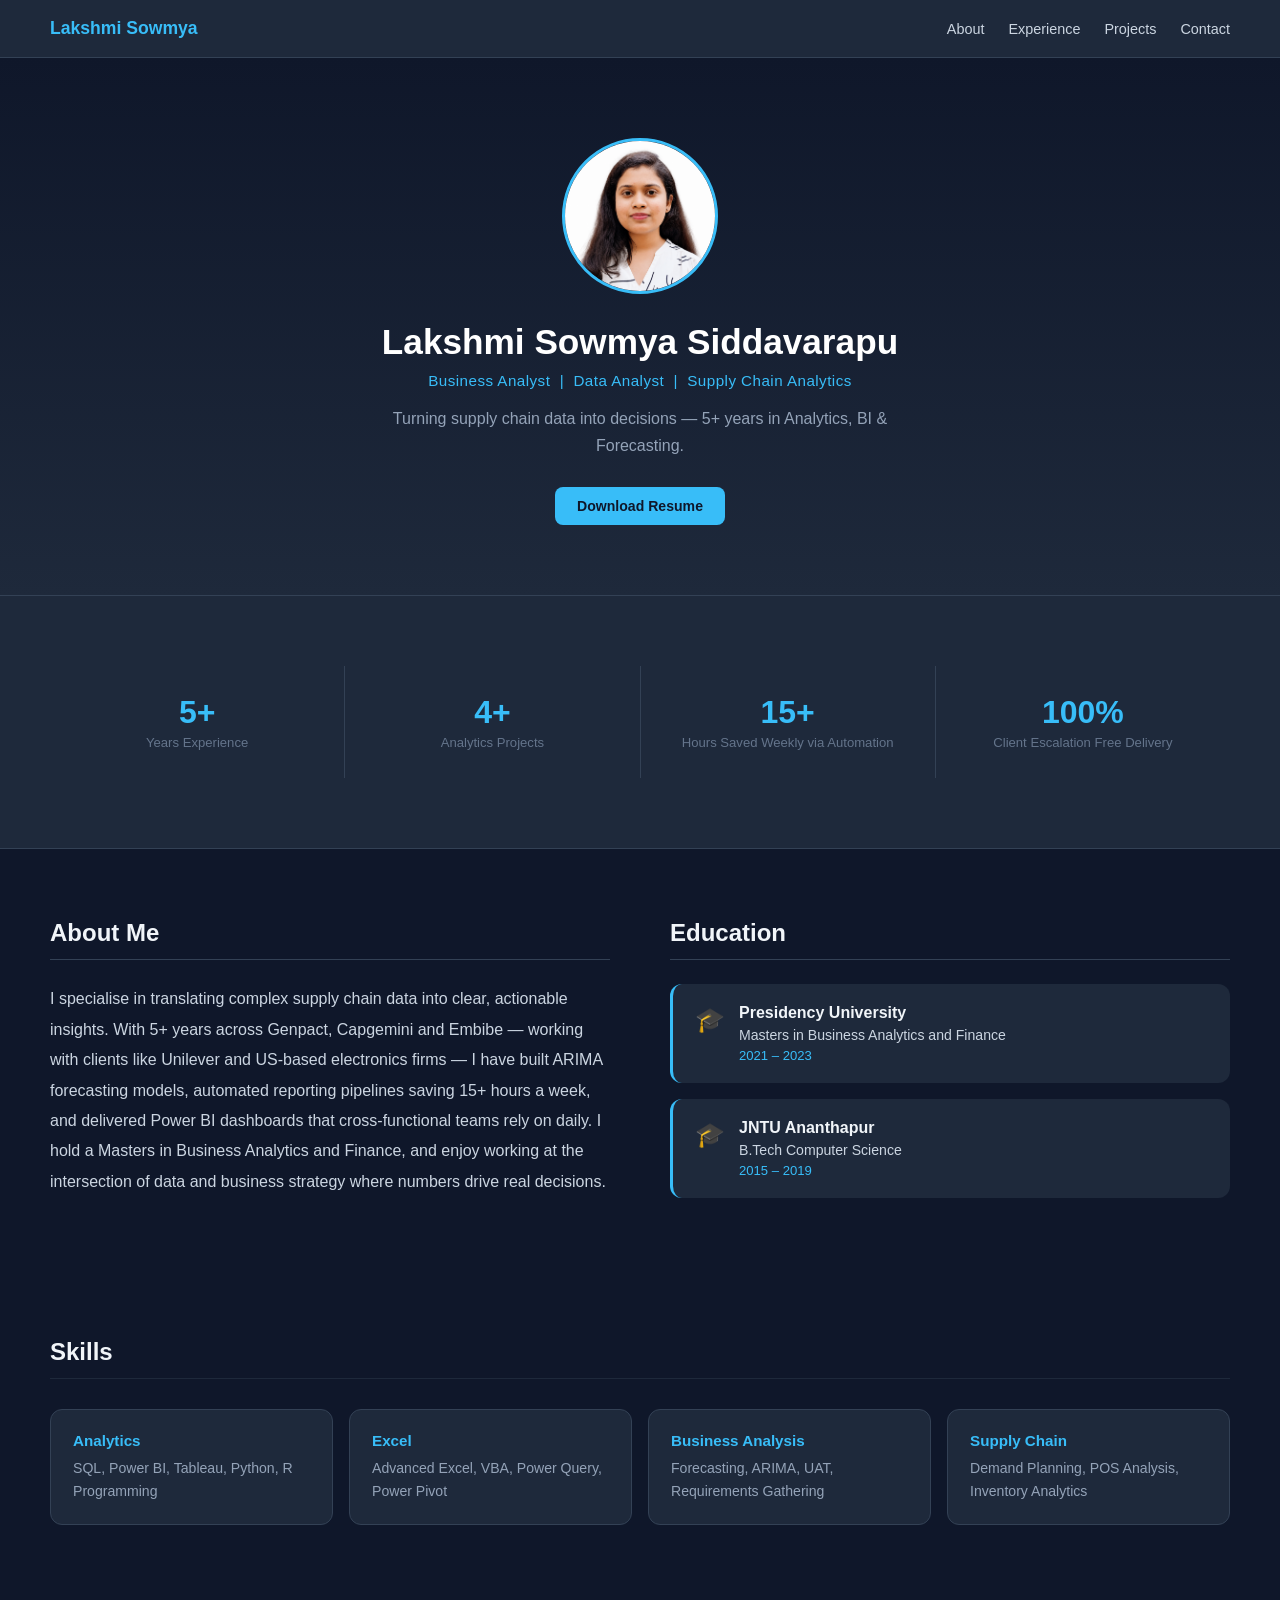
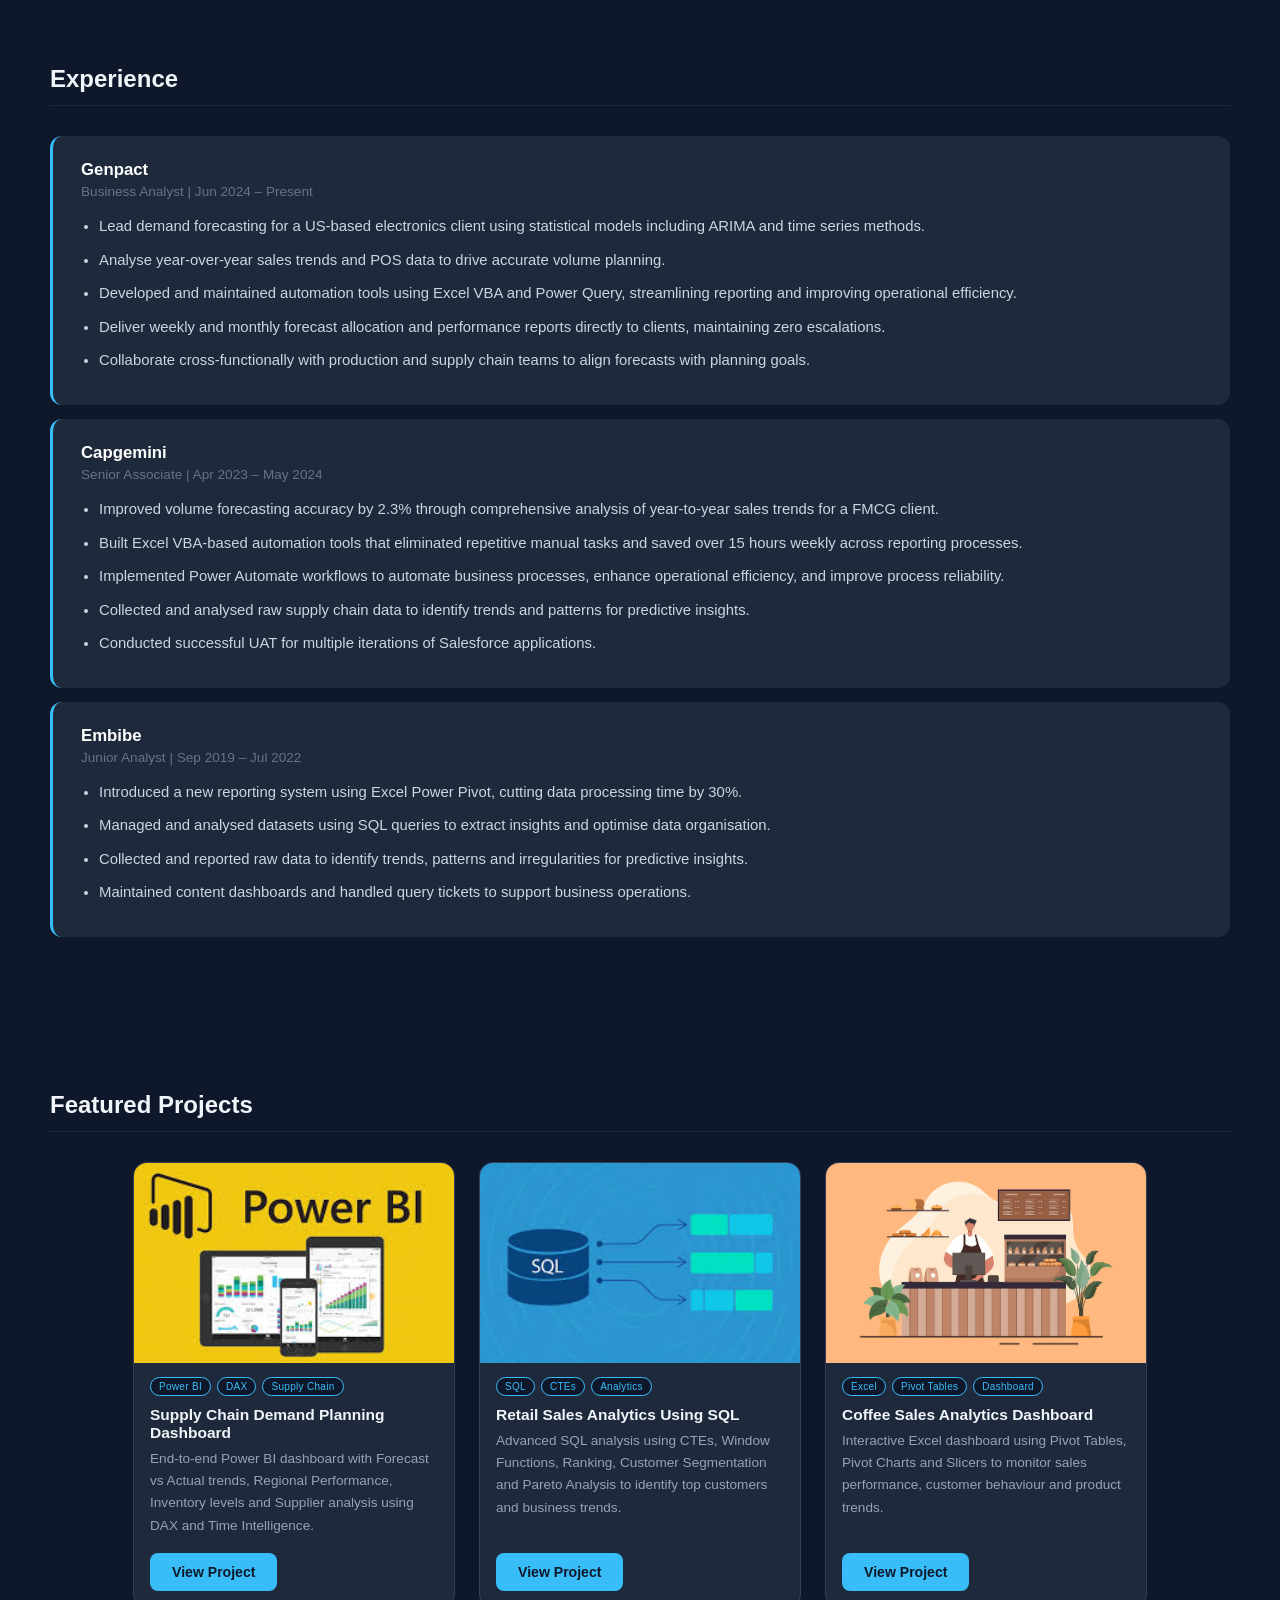
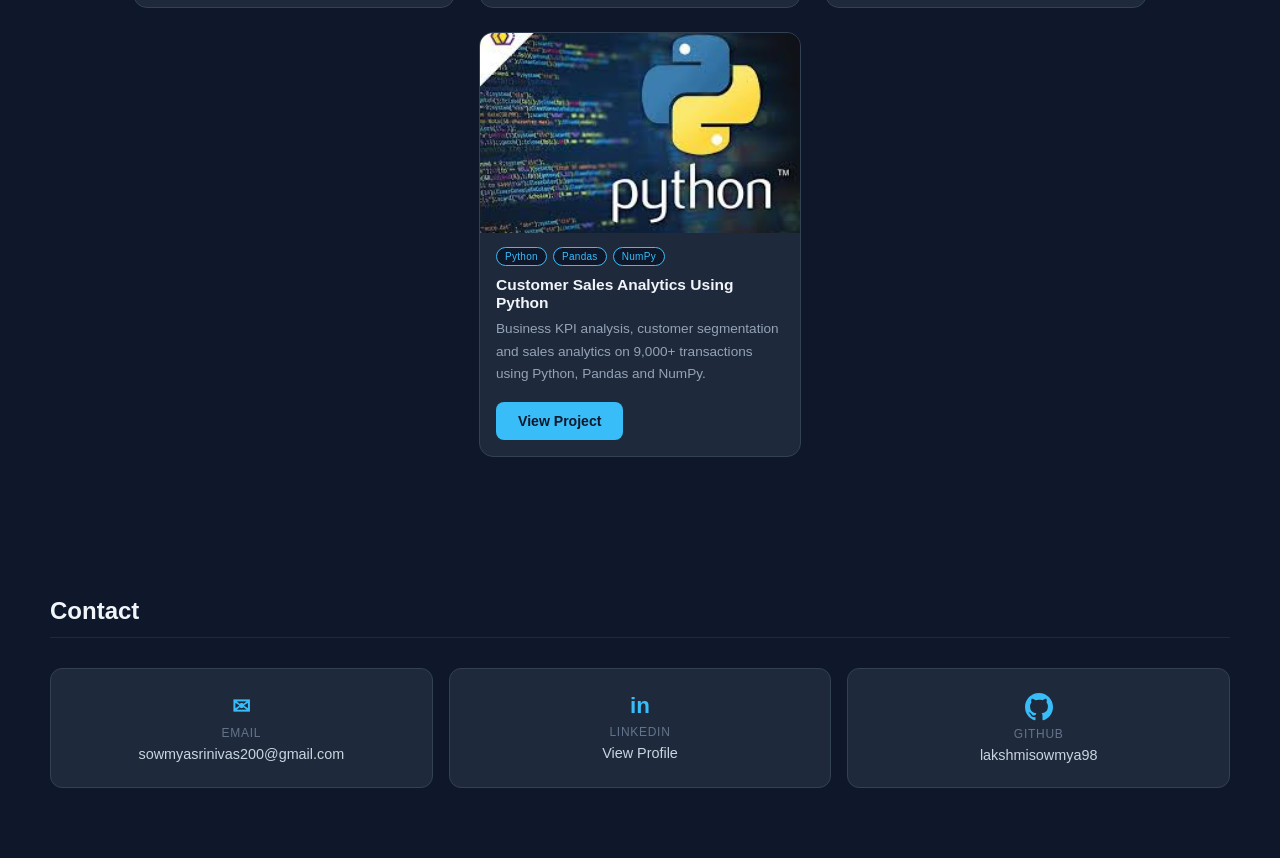
<file: index.html>
<!DOCTYPE html>
<html lang="en">
<head>
    <meta charset="UTF-8">
    <meta name="viewport" content="width=device-width, initial-scale=1.0">
    <title>Lakshmi Sowmya | Business & Data Analyst</title>
    <meta name="description" content="Lakshmi Sowmya — Business & Data Analyst with 5+ years in Supply Chain Analytics, SQL, Power BI and Python.">
    <meta property="og:title" content="Lakshmi Sowmya | Portfolio">
    <meta property="og:description" content="Business Analyst specialising in Supply Chain Analytics, Forecasting & Business Intelligence.">
    <meta property="og:image" content="assets/profile.png">
    <link rel="icon" href="assets/profile.png" type="image/png">
    <link rel="stylesheet" href="style.css">
</head>
<body>

<nav>
    <h2>Lakshmi Sowmya</h2>
    <ul>
        <li><a href="#about">About</a></li>
        <li><a href="#experience">Experience</a></li>
        <li><a href="#projects">Projects</a></li>
        <li><a href="#contact">Contact</a></li>
    </ul>
</nav>

<!-- HERO -->
<section class="hero">
    <img src="assets/profile.png" alt="Lakshmi Sowmya Profile Photo">
    <h1>Lakshmi Sowmya Siddavarapu</h1>
    <h3>Business Analyst &nbsp;|&nbsp; Data Analyst &nbsp;|&nbsp; Supply Chain Analytics</h3>
    <p>Turning supply chain data into decisions — 5+ years in Analytics, BI &amp; Forecasting.</p>
    <a class="btn" href="assets/resume.pdf" target="_blank">Download Resume</a>
</section>

<!-- STATS BANNER -->
<section class="stats-banner">
    <div class="stat-item">
        <span class="stat-num">5+</span>
        <span class="stat-label">Years Experience</span>
    </div>
    <div class="stat-item">
        <span class="stat-num">4+</span>
        <span class="stat-label">Analytics Projects</span>
    </div>
    <div class="stat-item">
        <span class="stat-num">15+</span>
        <span class="stat-label">Hours Saved Weekly via Automation</span>
    </div>
    <div class="stat-item">
        <span class="stat-num">100%</span>
        <span class="stat-label">Client Escalation Free Delivery</span>
    </div>
</section>

<!-- ABOUT + EDUCATION (two column) -->
<section id="about">
    <div class="about-grid">
        <div class="about-left">
            <h2>About Me</h2>
            <p>
                I specialise in translating complex supply chain data into clear, actionable insights. With 5+ years across Genpact, Capgemini and Embibe — working with clients like Unilever and US-based electronics firms — I have built ARIMA forecasting models, automated reporting pipelines saving 15+ hours a week, and delivered Power BI dashboards that cross-functional teams rely on daily. I hold a Masters in Business Analytics and Finance, and enjoy working at the intersection of data and business strategy where numbers drive real decisions.
            </p>
        </div>
        <div class="about-right">
            <h2>Education</h2>
            <div class="edu-card">
                <div class="edu-icon">🎓</div>
                <div>
                    <h3>Presidency University</h3>
                    <p class="edu-degree">Masters in Business Analytics and Finance</p>
                    <p class="edu-year">2021 – 2023</p>
                </div>
            </div>
            <div class="edu-card">
                <div class="edu-icon">🎓</div>
                <div>
                    <h3>JNTU Ananthapur</h3>
                    <p class="edu-degree">B.Tech Computer Science</p>
                    <p class="edu-year">2015 – 2019</p>
                </div>
            </div>
        </div>
    </div>
</section>

<!-- SKILLS -->
<section id="skills">
    <h2>Skills</h2>
    <div class="skills-container">
        <div class="skill-card">
            <h3>Analytics</h3>
            <p>SQL, Power BI, Tableau, Python, R Programming</p>
        </div>
        <div class="skill-card">
            <h3>Excel</h3>
            <p>Advanced Excel, VBA, Power Query, Power Pivot</p>
        </div>
        <div class="skill-card">
            <h3>Business Analysis</h3>
            <p>Forecasting, ARIMA, UAT, Requirements Gathering</p>
        </div>
        <div class="skill-card">
            <h3>Supply Chain</h3>
            <p>Demand Planning, POS Analysis, Inventory Analytics</p>
        </div>
    </div>
</section>

<!-- EXPERIENCE -->
<section id="experience">
    <h2>Experience</h2>

    <div class="card">
        <h3>Genpact</h3>
        <p class="role-title">Business Analyst | Jun 2024 – Present</p>
        <ul class="exp-list">
            <li>Lead demand forecasting for a US-based electronics client using statistical models including ARIMA and time series methods.</li>
            <li>Analyse year-over-year sales trends and POS data to drive accurate volume planning.</li>
            <li>Developed and maintained automation tools using Excel VBA and Power Query, streamlining reporting and improving operational efficiency.</li>
            <li>Deliver weekly and monthly forecast allocation and performance reports directly to clients, maintaining zero escalations.</li>
            <li>Collaborate cross-functionally with production and supply chain teams to align forecasts with planning goals.</li>
        </ul>
    </div>

    <div class="card">
        <h3>Capgemini</h3>
        <p class="role-title">Senior Associate | Apr 2023 – May 2024</p>
        <ul class="exp-list">
            <li>Improved volume forecasting accuracy by 2.3% through comprehensive analysis of year-to-year sales trends for a FMCG client.</li>
            <li>Built Excel VBA-based automation tools that eliminated repetitive manual tasks and saved over 15 hours weekly across reporting processes.</li>
            <li>Implemented Power Automate workflows to automate business processes, enhance operational efficiency, and improve process reliability.</li>
            <li>Collected and analysed raw supply chain data to identify trends and patterns for predictive insights.</li>
            <li>Conducted successful UAT for multiple iterations of Salesforce applications.</li>
        </ul>
    </div>

    <div class="card">
        <h3>Embibe</h3>
        <p class="role-title">Junior Analyst | Sep 2019 – Jul 2022</p>
        <ul class="exp-list">
            <li>Introduced a new reporting system using Excel Power Pivot, cutting data processing time by 30%.</li>
            <li>Managed and analysed datasets using SQL queries to extract insights and optimise data organisation.</li>
            <li>Collected and reported raw data to identify trends, patterns and irregularities for predictive insights.</li>
            <li>Maintained content dashboards and handled query tickets to support business operations.</li>
        </ul>
    </div>
</section>

<!-- PROJECTS -->
<section id="projects">
    <h2>Featured Projects</h2>
    <div class="projects-container">

        <div class="project-card">
            <a href="project-powerbi.html">
                <img src="projects/powerbi-project.jpg" alt="Supply Chain Demand Planning Power BI Dashboard">
            </a>
            <div class="project-tags">
                <span class="tag">Power BI</span>
                <span class="tag">DAX</span>
                <span class="tag">Supply Chain</span>
            </div>
            <h3>Supply Chain Demand Planning Dashboard</h3>
            <p>End-to-end Power BI dashboard with Forecast vs Actual trends, Regional Performance, Inventory levels and Supplier analysis using DAX and Time Intelligence.</p>
            <div class="project-btns">
                <a class="btn" href="project-powerbi.html">View Project</a>
            </div>
        </div>

        <div class="project-card">
            <a href="project-sql.html">
                <img src="projects/sql-project.jpg" alt="Retail Sales Analytics SQL Project">
            </a>
            <div class="project-tags">
                <span class="tag">SQL</span>
                <span class="tag">CTEs</span>
                <span class="tag">Analytics</span>
            </div>
            <h3>Retail Sales Analytics Using SQL</h3>
            <p>Advanced SQL analysis using CTEs, Window Functions, Ranking, Customer Segmentation and Pareto Analysis to identify top customers and business trends.</p>
            <div class="project-btns">
                <a class="btn" href="project-sql.html">View Project</a>
            </div>
        </div>

        <div class="project-card">
            <a href="project-coffee.html">
                <img src="projects/coffee-shop.jpg" alt="Coffee Sales Dashboard Project">
            </a>
            <div class="project-tags">
                <span class="tag">Excel</span>
                <span class="tag">Pivot Tables</span>
                <span class="tag">Dashboard</span>
            </div>
            <h3>Coffee Sales Analytics Dashboard</h3>
            <p>Interactive Excel dashboard using Pivot Tables, Pivot Charts and Slicers to monitor sales performance, customer behaviour and product trends.</p>
            <div class="project-btns">
                <a class="btn" href="project-coffee.html">View Project</a>
            </div>
        </div>

        <div class="project-card">
            <a href="project-python.html">
                <img src="projects/python-project.jpg" alt="Python Customer Sales Analytics Project">
            </a>
            <div class="project-tags">
                <span class="tag">Python</span>
                <span class="tag">Pandas</span>
                <span class="tag">NumPy</span>
            </div>
            <h3>Customer Sales Analytics Using Python</h3>
            <p>Business KPI analysis, customer segmentation and sales analytics on 9,000+ transactions using Python, Pandas and NumPy.</p>
            <div class="project-btns">
                <a class="btn" href="project-python.html">View Project</a>
            </div>
        </div>

    </div>
</section>

<!-- CONTACT -->
<section id="contact">
    <h2>Contact</h2>
    <div class="contact-grid">
        <a class="contact-card" href="mailto:sowmyasrinivas200@gmail.com">
            <span class="contact-icon">✉</span>
            <span class="contact-label">Email</span>
            <span class="contact-value">sowmyasrinivas200@gmail.com</span>
        </a>
        <a class="contact-card" href="https://www.linkedin.com/in/lakshmi-s-43643418b" target="_blank">
            <span class="contact-icon">in</span>
            <span class="contact-label">LinkedIn</span>
            <span class="contact-value">View Profile</span>
        </a>
        <a class="contact-card" href="https://github.com/lakshmisowmya98" target="_blank">
            <svg class="contact-icon" xmlns="http://www.w3.org/2000/svg" viewBox="0 0 24 24" width="28" height="28" fill="#38bdf8">
                <path d="M12 0C5.374 0 0 5.373 0 12c0 5.302 3.438 9.8 8.207 11.387.599.111.793-.261.793-.577v-2.234c-3.338.726-4.033-1.416-4.033-1.416-.546-1.387-1.333-1.756-1.333-1.756-1.089-.745.083-.729.083-.729 1.205.084 1.839 1.237 1.839 1.237 1.07 1.834 2.807 1.304 3.492.997.107-.775.418-1.305.762-1.604-2.665-.305-5.467-1.334-5.467-5.931 0-1.311.469-2.381 1.236-3.221-.124-.303-.535-1.524.117-3.176 0 0 1.008-.322 3.301 1.23A11.509 11.509 0 0112 5.803c1.02.005 2.047.138 3.006.404 2.291-1.552 3.297-1.23 3.297-1.23.653 1.653.242 2.874.118 3.176.77.84 1.235 1.911 1.235 3.221 0 4.609-2.807 5.624-5.479 5.921.43.372.823 1.102.823 2.222v3.293c0 .319.192.694.801.576C20.566 21.797 24 17.3 24 12c0-6.627-5.373-12-12-12z"/>
            </svg>
            <span class="contact-label">GitHub</span>
            <span class="contact-value">lakshmisowmya98</span>
        </a>
    </div>
</section>

<script src="script.js"></script>
</body>
</html>
</file>
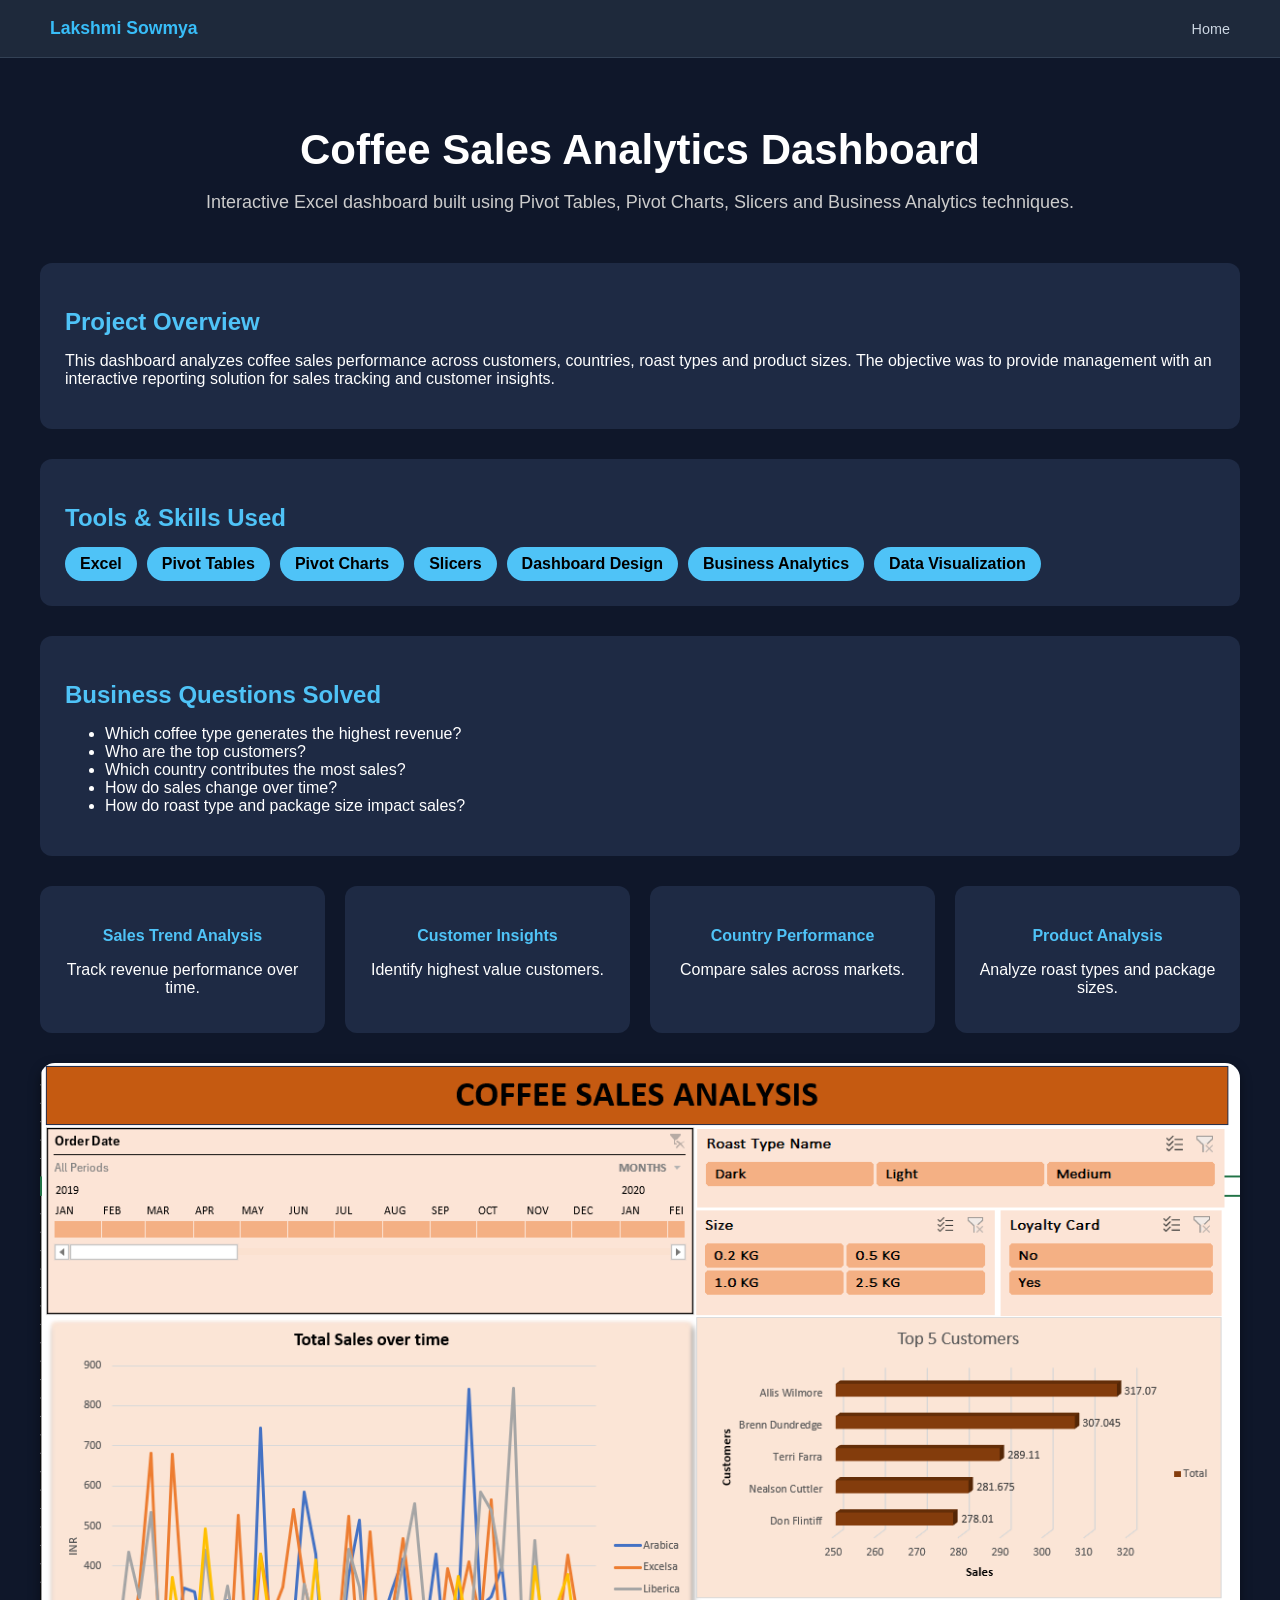
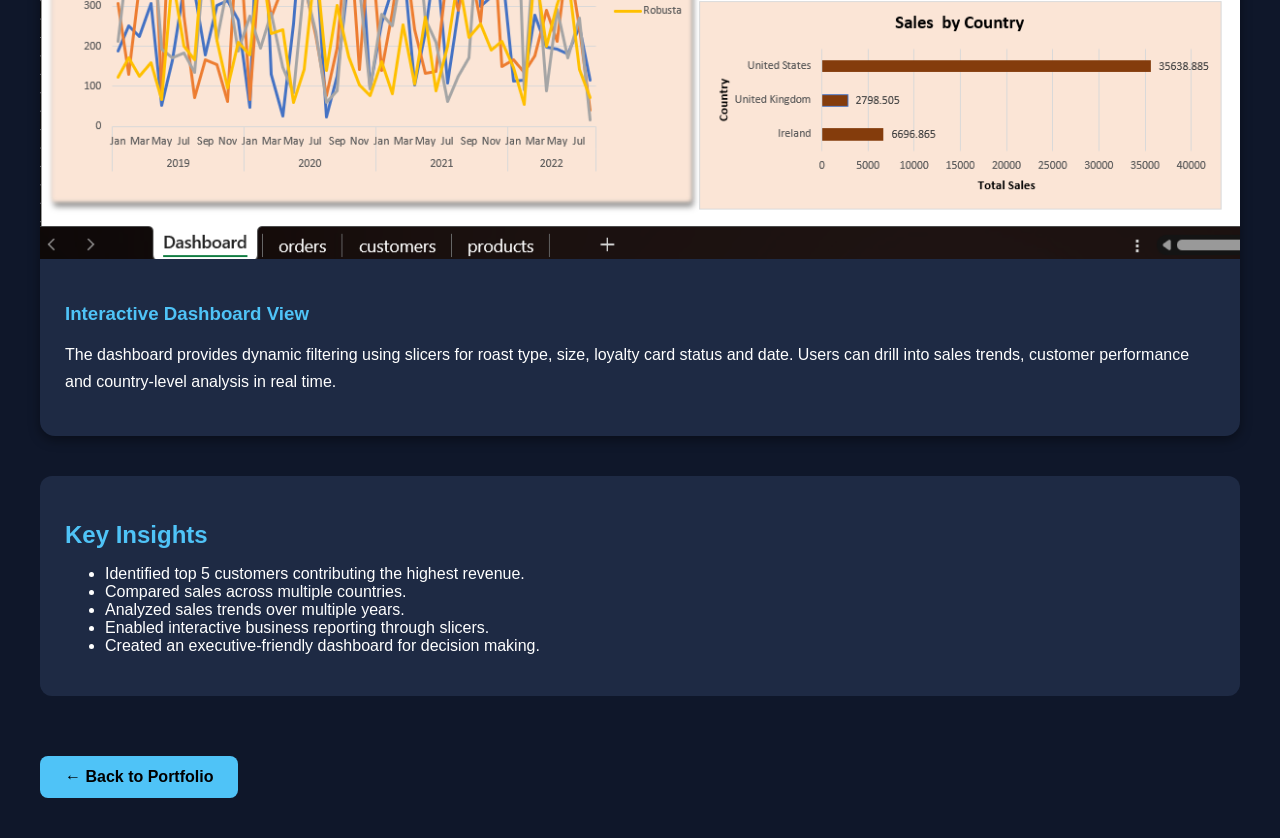
<file: project-coffee.html>
<!DOCTYPE html>
<html lang="en">

<head>
<meta charset="UTF-8">
<meta name="viewport" content="width=device-width, initial-scale=1.0">

<title>Coffee Sales Analytics Dashboard | Lakshmi Sowmya</title>
<meta name="description" content="Interactive Excel sales dashboard built using Pivot Tables, Pivot Charts and Slicers by Lakshmi Sowmya.">
<link rel="icon" href="assets/profile.png" type="image/png">
<link rel="stylesheet" href="style.css">

<style>

.project-container{
    max-width:1200px;
    margin:auto;
    padding:40px 20px;
}

.project-header{
    text-align:center;
    margin-bottom:50px;
}

.project-header h1{
    font-size:42px;
    margin-bottom:10px;
}

.project-header p{
    font-size:18px;
    color:#cccccc;
}

.info-box{
    background:#1e2a44;
    padding:25px;
    border-radius:12px;
    margin-bottom:30px;
}

.info-box h2{
    margin-bottom:15px;
    color:#4fc3f7;
}

.skills{
    display:flex;
    flex-wrap:wrap;
    gap:10px;
}

.skill{
    background:#4fc3f7;
    color:black;
    padding:8px 15px;
    border-radius:20px;
    font-weight:bold;
}

.analysis-card{
    background:#1e2a44;
    margin-bottom:40px;
    border-radius:15px;
    overflow:hidden;
    box-shadow:0 4px 12px rgba(0,0,0,0.4);
}

.analysis-card img{
    width:100%;
    display:block;
}

.analysis-content{
    padding:25px;
}

.analysis-content h3{
    color:#4fc3f7;
    margin-bottom:15px;
}

.analysis-content p{
    line-height:1.7;
}

.back-btn{
    display:inline-block;
    margin-top:30px;
    background:#4fc3f7;
    color:black;
    text-decoration:none;
    padding:12px 25px;
    border-radius:8px;
    font-weight:bold;
}

.kpi-grid{
    display:grid;
    grid-template-columns:repeat(auto-fit,minmax(220px,1fr));
    gap:20px;
    margin-bottom:30px;
}

.kpi-card{
    background:#1e2a44;
    padding:20px;
    border-radius:12px;
    text-align:center;
}

.kpi-card h4{
    color:#4fc3f7;
    margin-bottom:10px;
}

</style>

</head>

<body>

<nav>
    <h2>Lakshmi Sowmya</h2>

    <ul>
        <li><a href="index.html">Home</a></li>
    </ul>
</nav>

<div class="project-container">

<div class="project-header">

<h1>Coffee Sales Analytics Dashboard</h1>

<p>
Interactive Excel dashboard built using Pivot Tables,
Pivot Charts, Slicers and Business Analytics techniques.
</p>

</div>

<div class="info-box">

<h2>Project Overview</h2>

<p>
This dashboard analyzes coffee sales performance across
customers, countries, roast types and product sizes.
The objective was to provide management with an
interactive reporting solution for sales tracking and
customer insights.
</p>

</div>

<div class="info-box">

<h2>Tools & Skills Used</h2>

<div class="skills">

<span class="skill">Excel</span>
<span class="skill">Pivot Tables</span>
<span class="skill">Pivot Charts</span>
<span class="skill">Slicers</span>
<span class="skill">Dashboard Design</span>
<span class="skill">Business Analytics</span>
<span class="skill">Data Visualization</span>

</div>

</div>

<div class="info-box">

<h2>Business Questions Solved</h2>

<ul>
<li>Which coffee type generates the highest revenue?</li>
<li>Who are the top customers?</li>
<li>Which country contributes the most sales?</li>
<li>How do sales change over time?</li>
<li>How do roast type and package size impact sales?</li>
</ul>

</div>

<div class="kpi-grid">

<div class="kpi-card">
<h4>Sales Trend Analysis</h4>
<p>Track revenue performance over time.</p>
</div>

<div class="kpi-card">
<h4>Customer Insights</h4>
<p>Identify highest value customers.</p>
</div>

<div class="kpi-card">
<h4>Country Performance</h4>
<p>Compare sales across markets.</p>
</div>

<div class="kpi-card">
<h4>Product Analysis</h4>
<p>Analyze roast types and package sizes.</p>
</div>

</div>

<div class="analysis-card">

<img src="projects/coffee-dashboard.png">

<div class="analysis-content">

<h3>Interactive Dashboard View</h3>

<p>
The dashboard provides dynamic filtering using slicers
for roast type, size, loyalty card status and date.
Users can drill into sales trends, customer performance
and country-level analysis in real time.
</p>

</div>

</div>

<div class="info-box">

<h2>Key Insights</h2>

<ul>
<li>Identified top 5 customers contributing the highest revenue.</li>
<li>Compared sales across multiple countries.</li>
<li>Analyzed sales trends over multiple years.</li>
<li>Enabled interactive business reporting through slicers.</li>
<li>Created an executive-friendly dashboard for decision making.</li>
</ul>

</div>

<a href="index.html" class="back-btn">
← Back to Portfolio
</a>

</div>

</body>
</html>
</file>
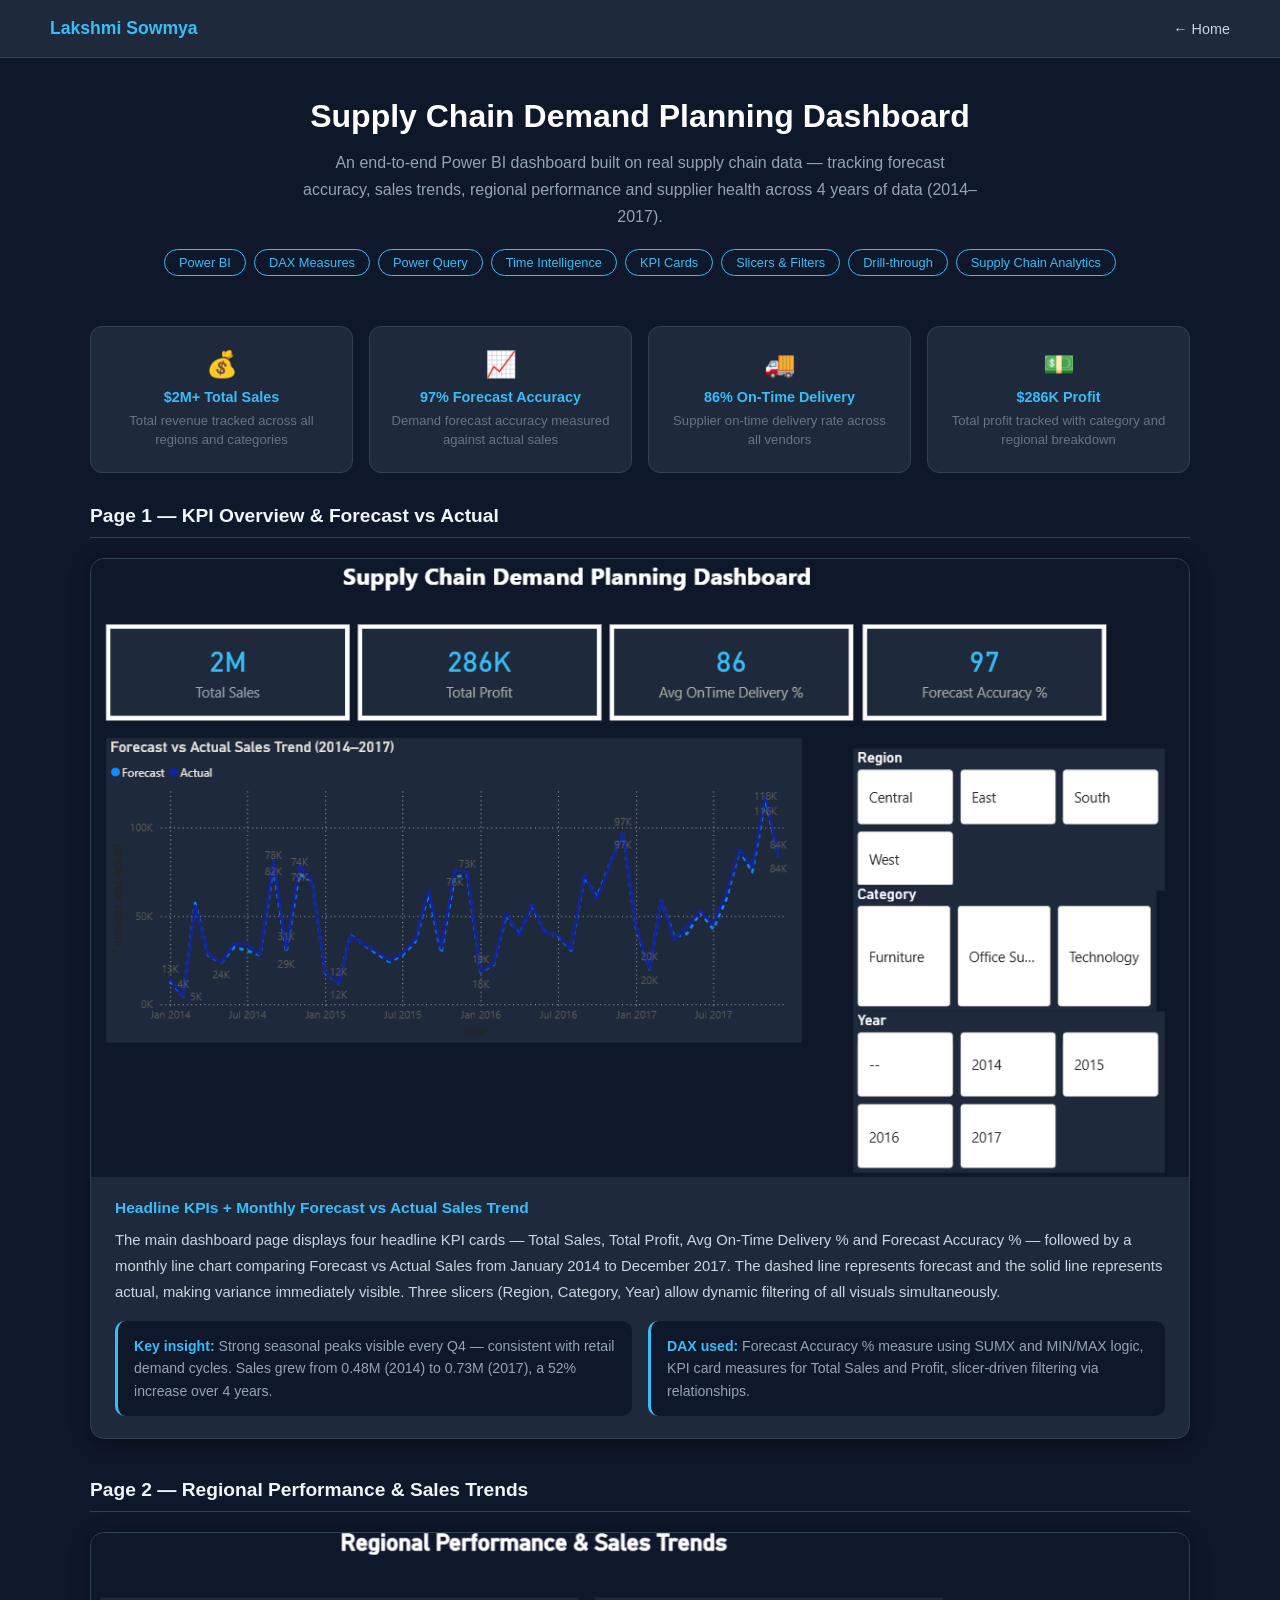
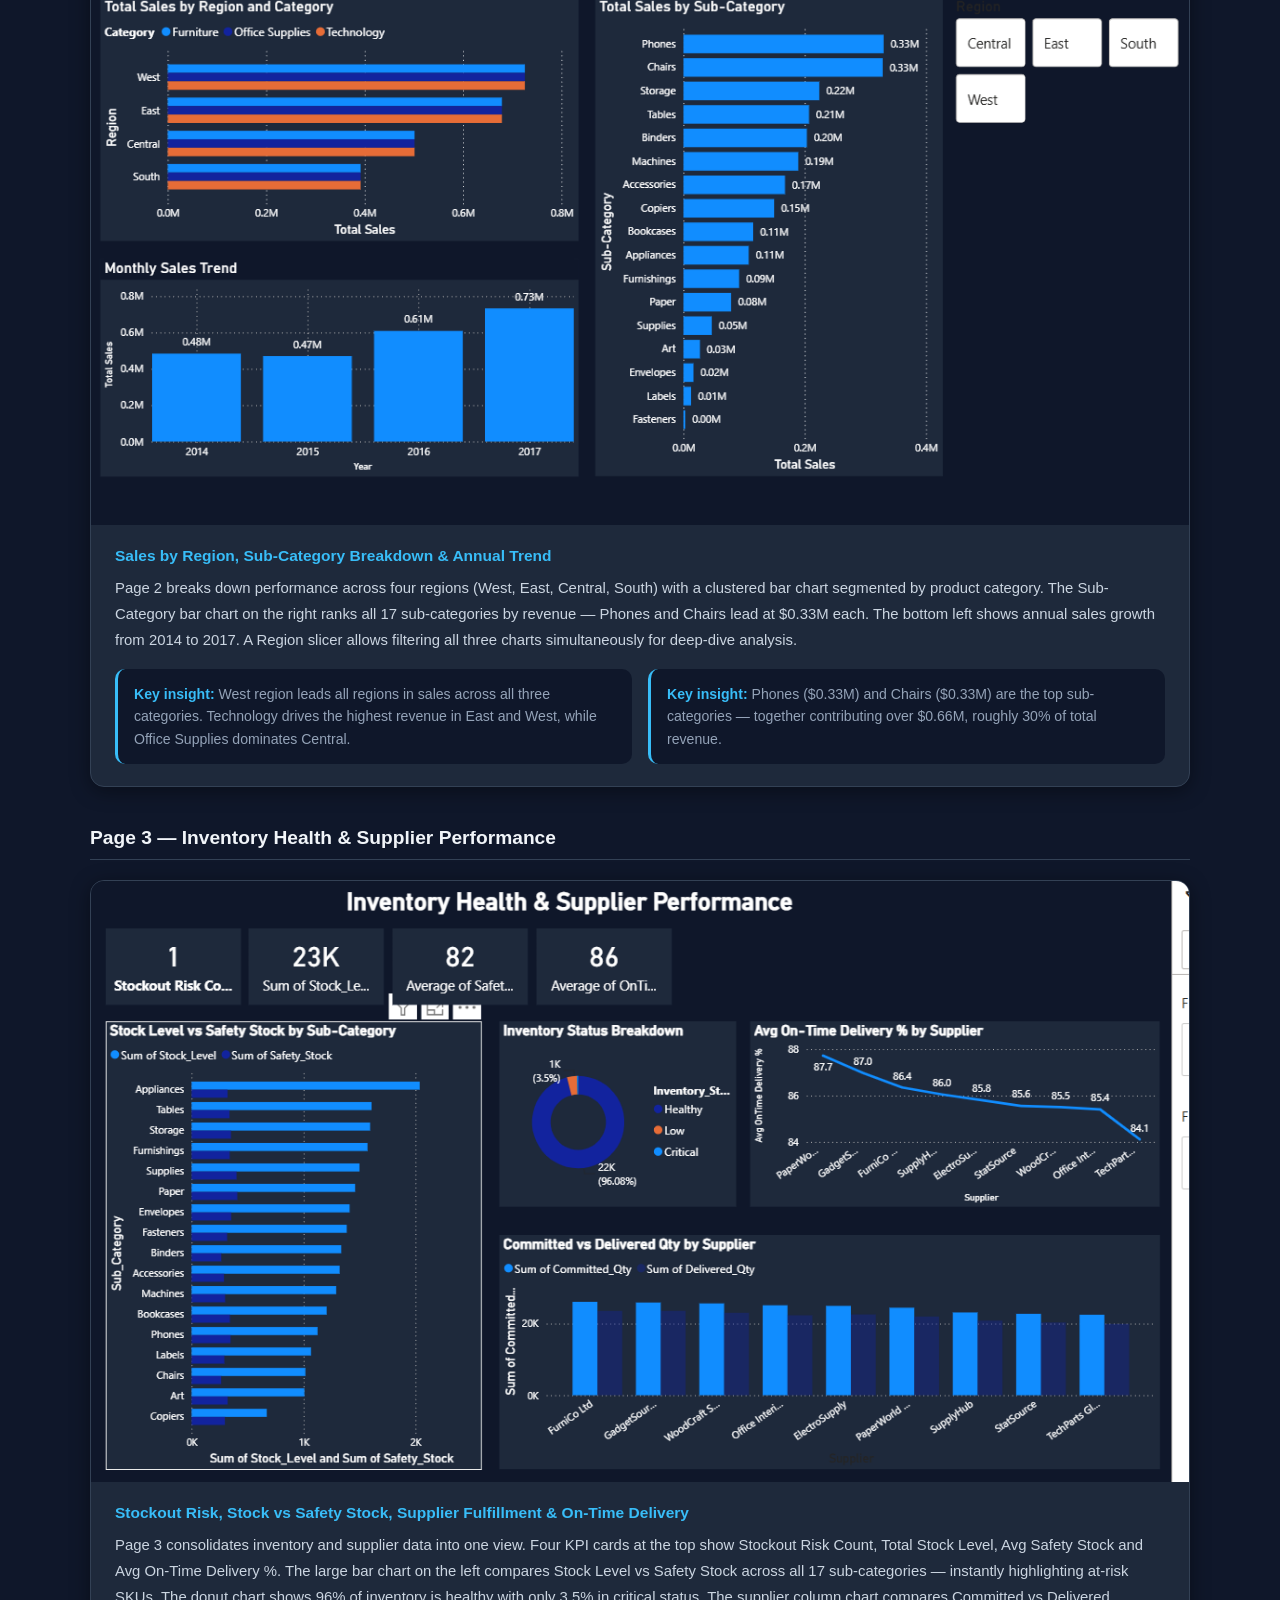
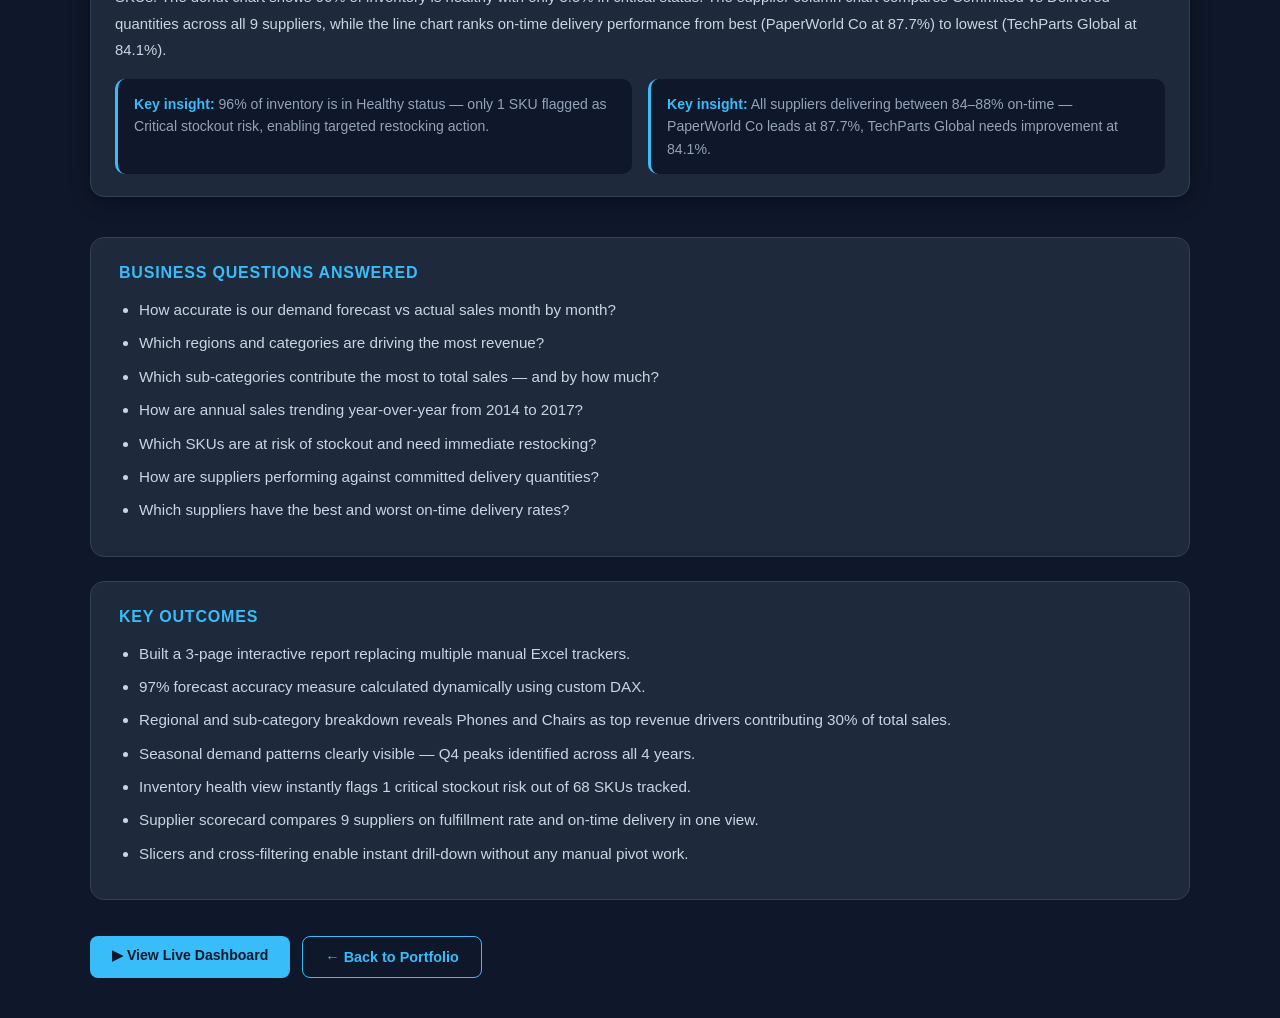
<file: project-powerbi.html>
<!DOCTYPE html>
<html lang="en">
<head>
<meta charset="UTF-8">
<meta name="viewport" content="width=device-width, initial-scale=1.0">
<title>Supply Chain Demand Planning Dashboard | Lakshmi Sowmya</title>
<meta name="description" content="Power BI Supply Chain Demand Planning Dashboard with Forecast vs Actual, Regional Performance, Inventory and Supplier Analysis by Lakshmi Sowmya.">
<link rel="icon" href="assets/profile.png" type="image/png">
<link rel="stylesheet" href="style.css">
<style>
.project-container { max-width: 1100px; margin: auto; padding: 40px 24px; }

.project-header { text-align: center; margin-bottom: 50px; }
.project-header h1 { font-size: 2rem; margin: 0 0 14px; }
.project-header p { font-size: 1rem; color: #94a3b8; max-width: 680px; margin: 0 auto; line-height: 1.7; }

.tool-tags { display: flex; flex-wrap: wrap; gap: 8px; justify-content: center; margin-top: 18px; }
.tool-tag {
    font-size: 0.8rem; padding: 5px 14px; border-radius: 20px;
    background: #0f172a; color: #38bdf8;
    border: 1px solid #38bdf8; font-weight: 500;
}

.info-box {
    background: #1e293b; padding: 26px 28px;
    border-radius: 14px; margin-bottom: 24px;
    border: 1px solid #334155;
}
.info-box h2 { margin: 0 0 14px; color: #38bdf8; font-size: 1rem; text-transform: uppercase; letter-spacing: 0.05em; }
.info-box p, .info-box li { color: #cbd5e1; line-height: 1.8; font-size: 0.95rem; margin: 0 0 6px; }
.info-box ul { padding-left: 20px; margin: 0; }

.kpi-grid { display: grid; grid-template-columns: repeat(auto-fit, minmax(190px, 1fr)); gap: 16px; margin-bottom: 32px; }
.kpi-card {
    background: #1e293b; padding: 22px 16px;
    border-radius: 12px; text-align: center;
    border: 1px solid #334155; transition: border-color 0.2s;
}
.kpi-card:hover { border-color: #38bdf8; }
.kpi-icon { font-size: 1.6rem; margin-bottom: 10px; }
.kpi-card h4 { color: #38bdf8; margin: 0 0 6px; font-size: 0.9rem; }
.kpi-card p { color: #64748b; margin: 0; font-size: 0.82rem; line-height: 1.5; }

/* Dashboard screenshots */
.dashboard-section { margin-bottom: 40px; }
.dashboard-section h2 { font-size: 1.2rem; color: #f1f5f9; margin: 0 0 20px; padding-bottom: 10px; border-bottom: 1px solid #334155; }

.screenshot-card {
    background: #1e293b; border-radius: 14px;
    overflow: hidden; border: 1px solid #334155;
    box-shadow: 0 4px 20px rgba(0,0,0,0.4);
    margin-bottom: 24px;
}
.screenshot-card img { width: 100%; display: block; }
.screenshot-content { padding: 22px 24px; }
.screenshot-content h3 { color: #38bdf8; margin: 0 0 10px; font-size: 0.97rem; }
.screenshot-content p { color: #cbd5e1; line-height: 1.75; font-size: 0.93rem; margin: 0; }

.insight-row {
    display: grid; grid-template-columns: repeat(auto-fit, minmax(280px, 1fr));
    gap: 16px; margin-top: 16px;
}
.insight { background: #0f172a; border-radius: 10px; padding: 14px 16px; border-left: 3px solid #38bdf8; }
.insight p { color: #94a3b8; font-size: 0.88rem; margin: 0; line-height: 1.6; }
.insight strong { color: #38bdf8; }

.btn-row { display: flex; gap: 12px; flex-wrap: wrap; margin-top: 36px; }
.btn-outline {
    display: inline-flex; align-items: center; gap: 6px;
    padding: 12px 22px; border-radius: 8px;
    font-weight: 700; font-size: 0.9rem;
    text-decoration: none; border: 1px solid #38bdf8;
    color: #38bdf8; background: transparent;
    transition: background 0.2s, transform 0.15s;
}
.btn-outline:hover { background: #1e293b; transform: translateY(-2px); }

@media (max-width: 768px) {
    .project-header h1 { font-size: 1.5rem; }
    .kpi-grid { grid-template-columns: repeat(2, 1fr); }
}
</style>
</head>
<body>

<nav>
    <h2>Lakshmi Sowmya</h2>
    <ul><li><a href="index.html">← Home</a></li></ul>
</nav>

<div class="project-container">

    <div class="project-header">
        <h1>Supply Chain Demand Planning Dashboard</h1>
        <p>An end-to-end Power BI dashboard built on real supply chain data — tracking forecast accuracy, sales trends, regional performance and supplier health across 4 years of data (2014–2017).</p>
        <div class="tool-tags">
            <span class="tool-tag">Power BI</span>
            <span class="tool-tag">DAX Measures</span>
            <span class="tool-tag">Power Query</span>
            <span class="tool-tag">Time Intelligence</span>
            <span class="tool-tag">KPI Cards</span>
            <span class="tool-tag">Slicers & Filters</span>
            <span class="tool-tag">Drill-through</span>
            <span class="tool-tag">Supply Chain Analytics</span>
        </div>
    </div>

    <!-- KPI Summary -->
    <div class="kpi-grid">
        <div class="kpi-card">
            <div class="kpi-icon">💰</div>
            <h4>$2M+ Total Sales</h4>
            <p>Total revenue tracked across all regions and categories</p>
        </div>
        <div class="kpi-card">
            <div class="kpi-icon">📈</div>
            <h4>97% Forecast Accuracy</h4>
            <p>Demand forecast accuracy measured against actual sales</p>
        </div>
        <div class="kpi-card">
            <div class="kpi-icon">🚚</div>
            <h4>86% On-Time Delivery</h4>
            <p>Supplier on-time delivery rate across all vendors</p>
        </div>
        <div class="kpi-card">
            <div class="kpi-icon">💵</div>
            <h4>$286K Profit</h4>
            <p>Total profit tracked with category and regional breakdown</p>
        </div>
    </div>

    <!-- Page 1 -->
    <div class="dashboard-section">
        <h2>Page 1 — KPI Overview & Forecast vs Actual</h2>
        <div class="screenshot-card">
            <img src="projects/powerbi-overview.png" alt="Supply Chain KPI Overview and Forecast vs Actual Dashboard">
            <div class="screenshot-content">
                <h3>Headline KPIs + Monthly Forecast vs Actual Sales Trend</h3>
                <p>The main dashboard page displays four headline KPI cards — Total Sales, Total Profit, Avg On-Time Delivery % and Forecast Accuracy % — followed by a monthly line chart comparing Forecast vs Actual Sales from January 2014 to December 2017. The dashed line represents forecast and the solid line represents actual, making variance immediately visible. Three slicers (Region, Category, Year) allow dynamic filtering of all visuals simultaneously.</p>
                <div class="insight-row">
                    <div class="insight"><p><strong>Key insight:</strong> Strong seasonal peaks visible every Q4 — consistent with retail demand cycles. Sales grew from 0.48M (2014) to 0.73M (2017), a 52% increase over 4 years.</p></div>
                    <div class="insight"><p><strong>DAX used:</strong> Forecast Accuracy % measure using SUMX and MIN/MAX logic, KPI card measures for Total Sales and Profit, slicer-driven filtering via relationships.</p></div>
                </div>
            </div>
        </div>
    </div>

    <!-- Page 2 -->
    <div class="dashboard-section">
        <h2>Page 2 — Regional Performance & Sales Trends</h2>
        <div class="screenshot-card">
            <img src="projects/powerbi-regional.png" alt="Regional Performance and Sales Trends Dashboard">
            <div class="screenshot-content">
                <h3>Sales by Region, Sub-Category Breakdown & Annual Trend</h3>
                <p>Page 2 breaks down performance across four regions (West, East, Central, South) with a clustered bar chart segmented by product category. The Sub-Category bar chart on the right ranks all 17 sub-categories by revenue — Phones and Chairs lead at $0.33M each. The bottom left shows annual sales growth from 2014 to 2017. A Region slicer allows filtering all three charts simultaneously for deep-dive analysis.</p>
                <div class="insight-row">
                    <div class="insight"><p><strong>Key insight:</strong> West region leads all regions in sales across all three categories. Technology drives the highest revenue in East and West, while Office Supplies dominates Central.</p></div>
                    <div class="insight"><p><strong>Key insight:</strong> Phones ($0.33M) and Chairs ($0.33M) are the top sub-categories — together contributing over $0.66M, roughly 30% of total revenue.</p></div>
                </div>
            </div>
        </div>
    </div>

    <!-- Page 3 -->
    <div class="dashboard-section">
        <h2>Page 3 — Inventory Health & Supplier Performance</h2>
        <div class="screenshot-card">
            <img src="projects/powerbi-inventory.png" alt="Inventory Health and Supplier Performance Dashboard">
            <div class="screenshot-content">
                <h3>Stockout Risk, Stock vs Safety Stock, Supplier Fulfillment & On-Time Delivery</h3>
                <p>Page 3 consolidates inventory and supplier data into one view. Four KPI cards at the top show Stockout Risk Count, Total Stock Level, Avg Safety Stock and Avg On-Time Delivery %. The large bar chart on the left compares Stock Level vs Safety Stock across all 17 sub-categories — instantly highlighting at-risk SKUs. The donut chart shows 96% of inventory is healthy with only 3.5% in critical status. The supplier column chart compares Committed vs Delivered quantities across all 9 suppliers, while the line chart ranks on-time delivery performance from best (PaperWorld Co at 87.7%) to lowest (TechParts Global at 84.1%).</p>
                <div class="insight-row">
                    <div class="insight"><p><strong>Key insight:</strong> 96% of inventory is in Healthy status — only 1 SKU flagged as Critical stockout risk, enabling targeted restocking action.</p></div>
                    <div class="insight"><p><strong>Key insight:</strong> All suppliers delivering between 84–88% on-time — PaperWorld Co leads at 87.7%, TechParts Global needs improvement at 84.1%.</p></div>
                </div>
            </div>
        </div>
    </div>

    <div class="info-box">
        <h2>Business Questions Answered</h2>
        <ul>
            <li>How accurate is our demand forecast vs actual sales month by month?</li>
            <li>Which regions and categories are driving the most revenue?</li>
            <li>Which sub-categories contribute the most to total sales — and by how much?</li>
            <li>How are annual sales trending year-over-year from 2014 to 2017?</li>
            <li>Which SKUs are at risk of stockout and need immediate restocking?</li>
            <li>How are suppliers performing against committed delivery quantities?</li>
            <li>Which suppliers have the best and worst on-time delivery rates?</li>
        </ul>
    </div>

    <div class="info-box">
        <h2>Key Outcomes</h2>
        <ul>
            <li>Built a 3-page interactive report replacing multiple manual Excel trackers.</li>
            <li>97% forecast accuracy measure calculated dynamically using custom DAX.</li>
            <li>Regional and sub-category breakdown reveals Phones and Chairs as top revenue drivers contributing 30% of total sales.</li>
            <li>Seasonal demand patterns clearly visible — Q4 peaks identified across all 4 years.</li>
            <li>Inventory health view instantly flags 1 critical stockout risk out of 68 SKUs tracked.</li>
            <li>Supplier scorecard compares 9 suppliers on fulfillment rate and on-time delivery in one view.</li>
            <li>Slicers and cross-filtering enable instant drill-down without any manual pivot work.</li>
        </ul>
    </div>

    <div class="btn-row">
        <a href="YOUR_POWER_BI_LINK_HERE" target="_blank" class="btn">▶ View Live Dashboard</a>
        <a href="index.html" class="btn-outline">← Back to Portfolio</a>
    </div>

</div>
</body>
</html>
</file>
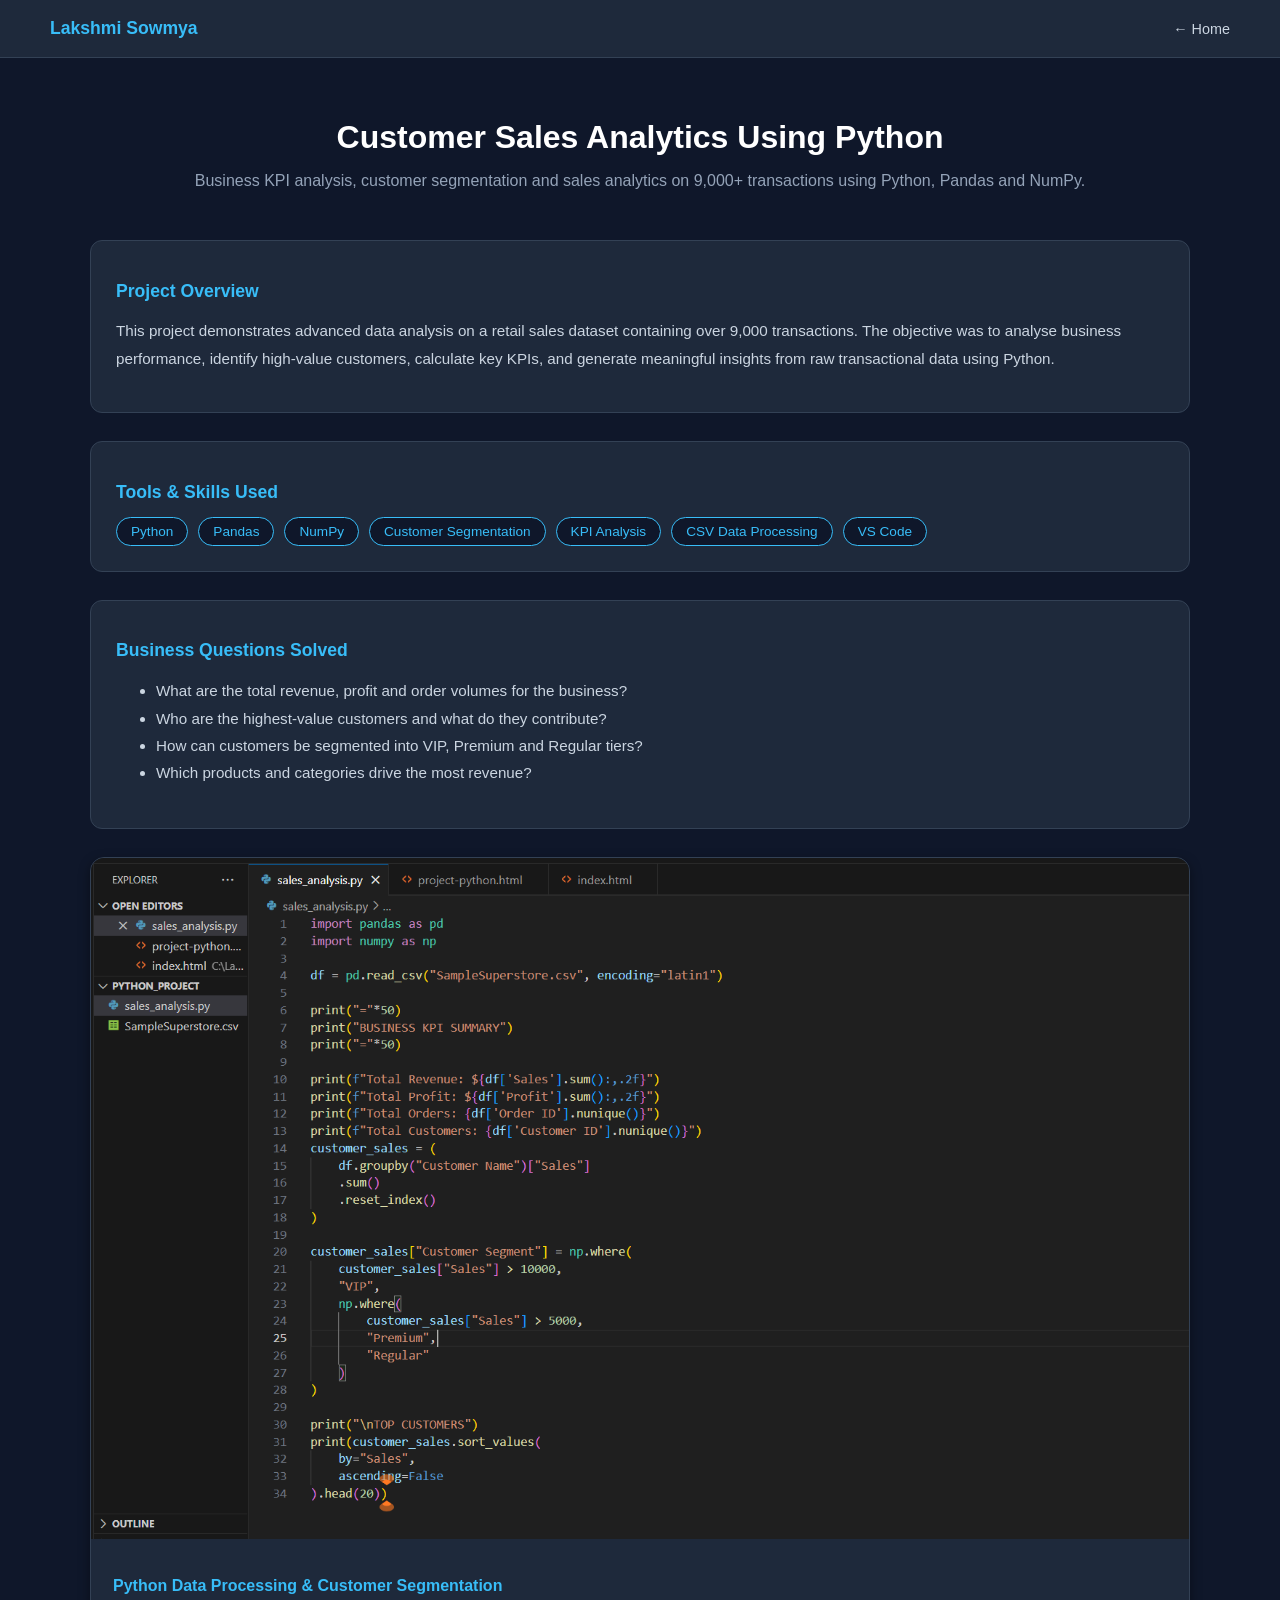
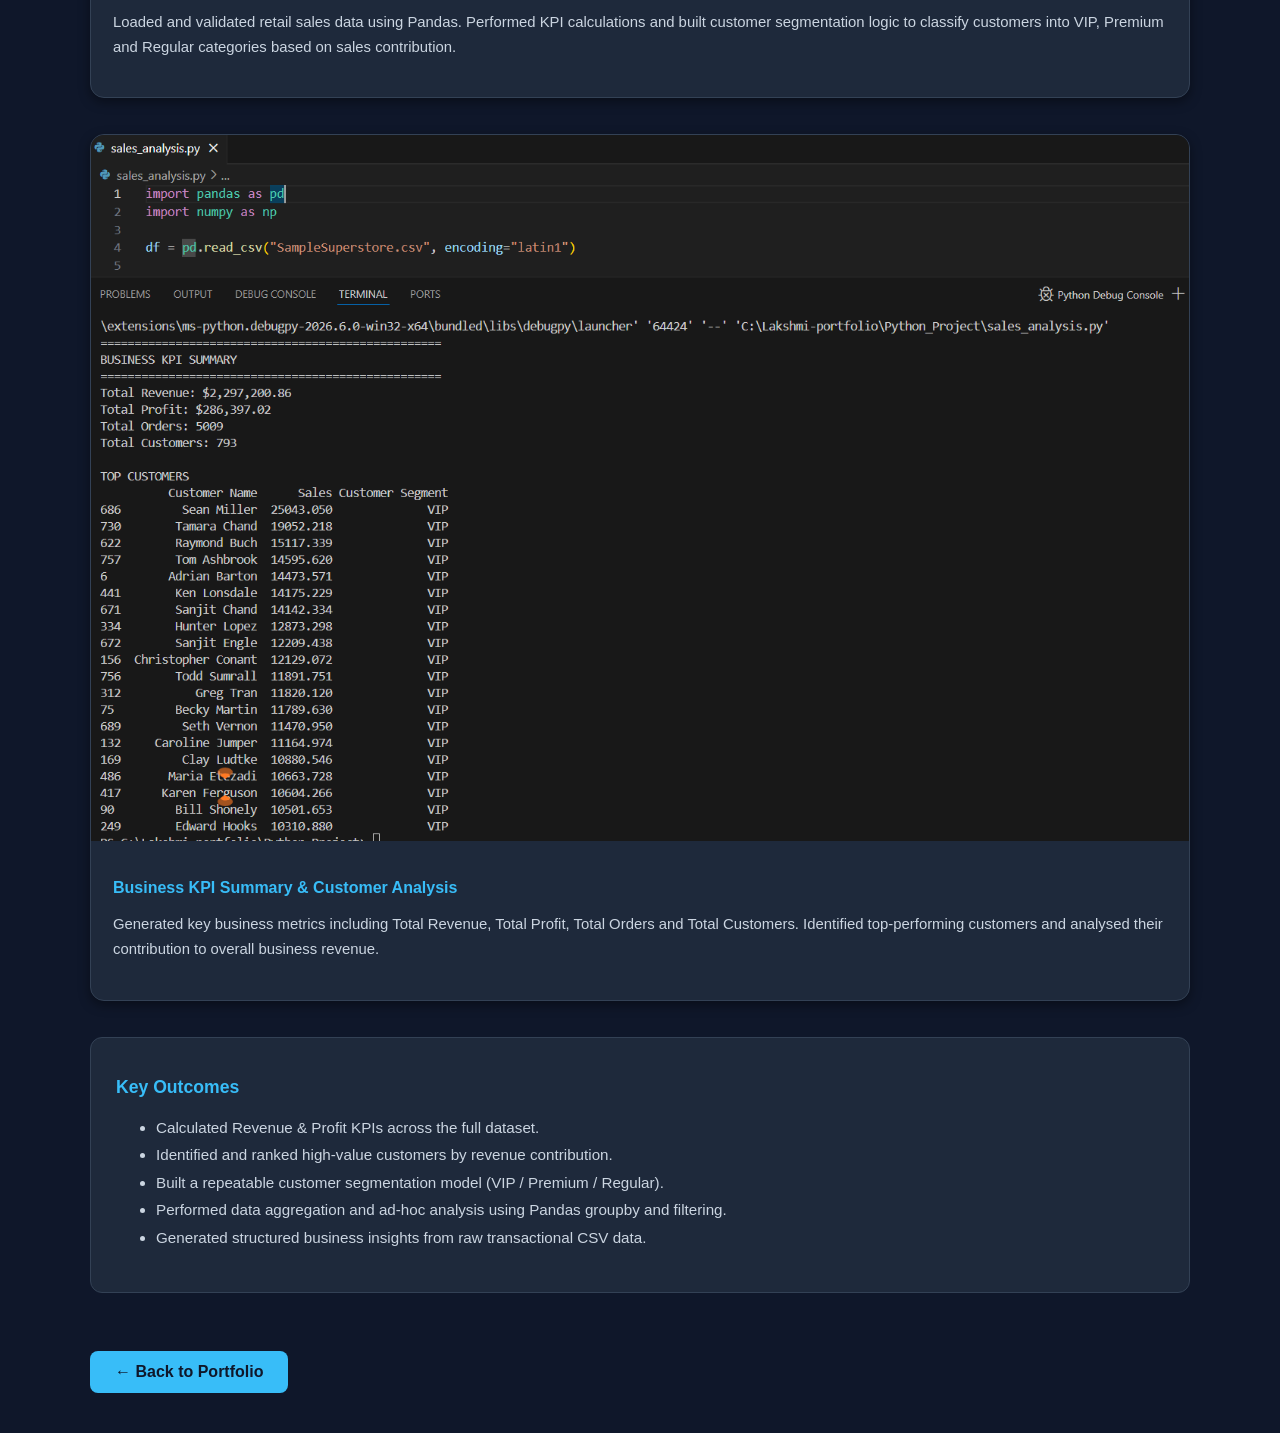
<file: project-python.html>
<!DOCTYPE html>
<html lang="en">
<head>
<meta charset="UTF-8">
<meta name="viewport" content="width=device-width, initial-scale=1.0">
<title>Python Customer Sales Analytics | Lakshmi Sowmya</title>
<link rel="stylesheet" href="style.css">
<style>
.project-container{max-width:1100px;margin:auto;padding:40px 20px;}
.project-header{text-align:center;margin-bottom:50px;}
.project-header h1{font-size:2rem;margin-bottom:10px;}
.project-header p{font-size:1rem;color:#94a3b8;}
.info-box{background:#1e293b;padding:25px;border-radius:12px;margin-bottom:28px;border:1px solid #334155;}
.info-box h2{margin-bottom:14px;color:#38bdf8;font-size:1.1rem;}
.info-box p,.info-box li{color:#cbd5e1;line-height:1.8;font-size:0.95rem;}
.skills{display:flex;flex-wrap:wrap;gap:10px;margin-top:8px;}
.skill{background:#0f172a;color:#38bdf8;padding:6px 14px;border-radius:20px;font-size:0.85rem;border:1px solid #38bdf8;}
.analysis-card{background:#1e293b;margin-bottom:36px;border-radius:14px;overflow:hidden;box-shadow:0 4px 12px rgba(0,0,0,.4);border:1px solid #334155;}
.analysis-card img{width:100%;display:block;}
.analysis-content{padding:22px;}
.analysis-content h3{color:#38bdf8;margin-bottom:12px;font-size:1rem;}
.analysis-content p{color:#cbd5e1;line-height:1.7;font-size:0.93rem;}
.back-btn{display:inline-block;margin-top:30px;background:#38bdf8;color:#0f172a;text-decoration:none;padding:12px 25px;border-radius:8px;font-weight:bold;transition:background 0.2s;}
.back-btn:hover{background:#7dd3fc;}
</style>
</head>
<body>

<nav>
    <h2>Lakshmi Sowmya</h2>
    <ul><li><a href="index.html">← Home</a></li></ul>
</nav>

<div class="project-container">

<div class="project-header">
    <h1>Customer Sales Analytics Using Python</h1>
    <p>Business KPI analysis, customer segmentation and sales analytics on 9,000+ transactions using Python, Pandas and NumPy.</p>
</div>

<div class="info-box">
    <h2>Project Overview</h2>
    <p>This project demonstrates advanced data analysis on a retail sales dataset containing over 9,000 transactions. The objective was to analyse business performance, identify high-value customers, calculate key KPIs, and generate meaningful insights from raw transactional data using Python.</p>
</div>

<div class="info-box">
    <h2>Tools & Skills Used</h2>
    <div class="skills">
        <span class="skill">Python</span>
        <span class="skill">Pandas</span>
        <span class="skill">NumPy</span>
        <span class="skill">Customer Segmentation</span>
        <span class="skill">KPI Analysis</span>
        <span class="skill">CSV Data Processing</span>
        <span class="skill">VS Code</span>
    </div>
</div>

<div class="info-box">
    <h2>Business Questions Solved</h2>
    <ul>
        <li>What are the total revenue, profit and order volumes for the business?</li>
        <li>Who are the highest-value customers and what do they contribute?</li>
        <li>How can customers be segmented into VIP, Premium and Regular tiers?</li>
        <li>Which products and categories drive the most revenue?</li>
    </ul>
</div>

<div class="analysis-card">
    <img src="projects/python-code.png" alt="Python data processing code screenshot">
    <div class="analysis-content">
        <h3>Python Data Processing & Customer Segmentation</h3>
        <p>Loaded and validated retail sales data using Pandas. Performed KPI calculations and built customer segmentation logic to classify customers into VIP, Premium and Regular categories based on sales contribution.</p>
    </div>
</div>

<div class="analysis-card">
    <img src="projects/python-output.png" alt="Python output and analysis results">
    <div class="analysis-content">
        <h3>Business KPI Summary & Customer Analysis</h3>
        <p>Generated key business metrics including Total Revenue, Total Profit, Total Orders and Total Customers. Identified top-performing customers and analysed their contribution to overall business revenue.</p>
    </div>
</div>

<div class="info-box">
    <h2>Key Outcomes</h2>
    <ul>
        <li>Calculated Revenue & Profit KPIs across the full dataset.</li>
        <li>Identified and ranked high-value customers by revenue contribution.</li>
        <li>Built a repeatable customer segmentation model (VIP / Premium / Regular).</li>
        <li>Performed data aggregation and ad-hoc analysis using Pandas groupby and filtering.</li>
        <li>Generated structured business insights from raw transactional CSV data.</li>
    </ul>
</div>

<a href="index.html" class="back-btn">← Back to Portfolio</a>

</div>
</body>
</html>
</file>
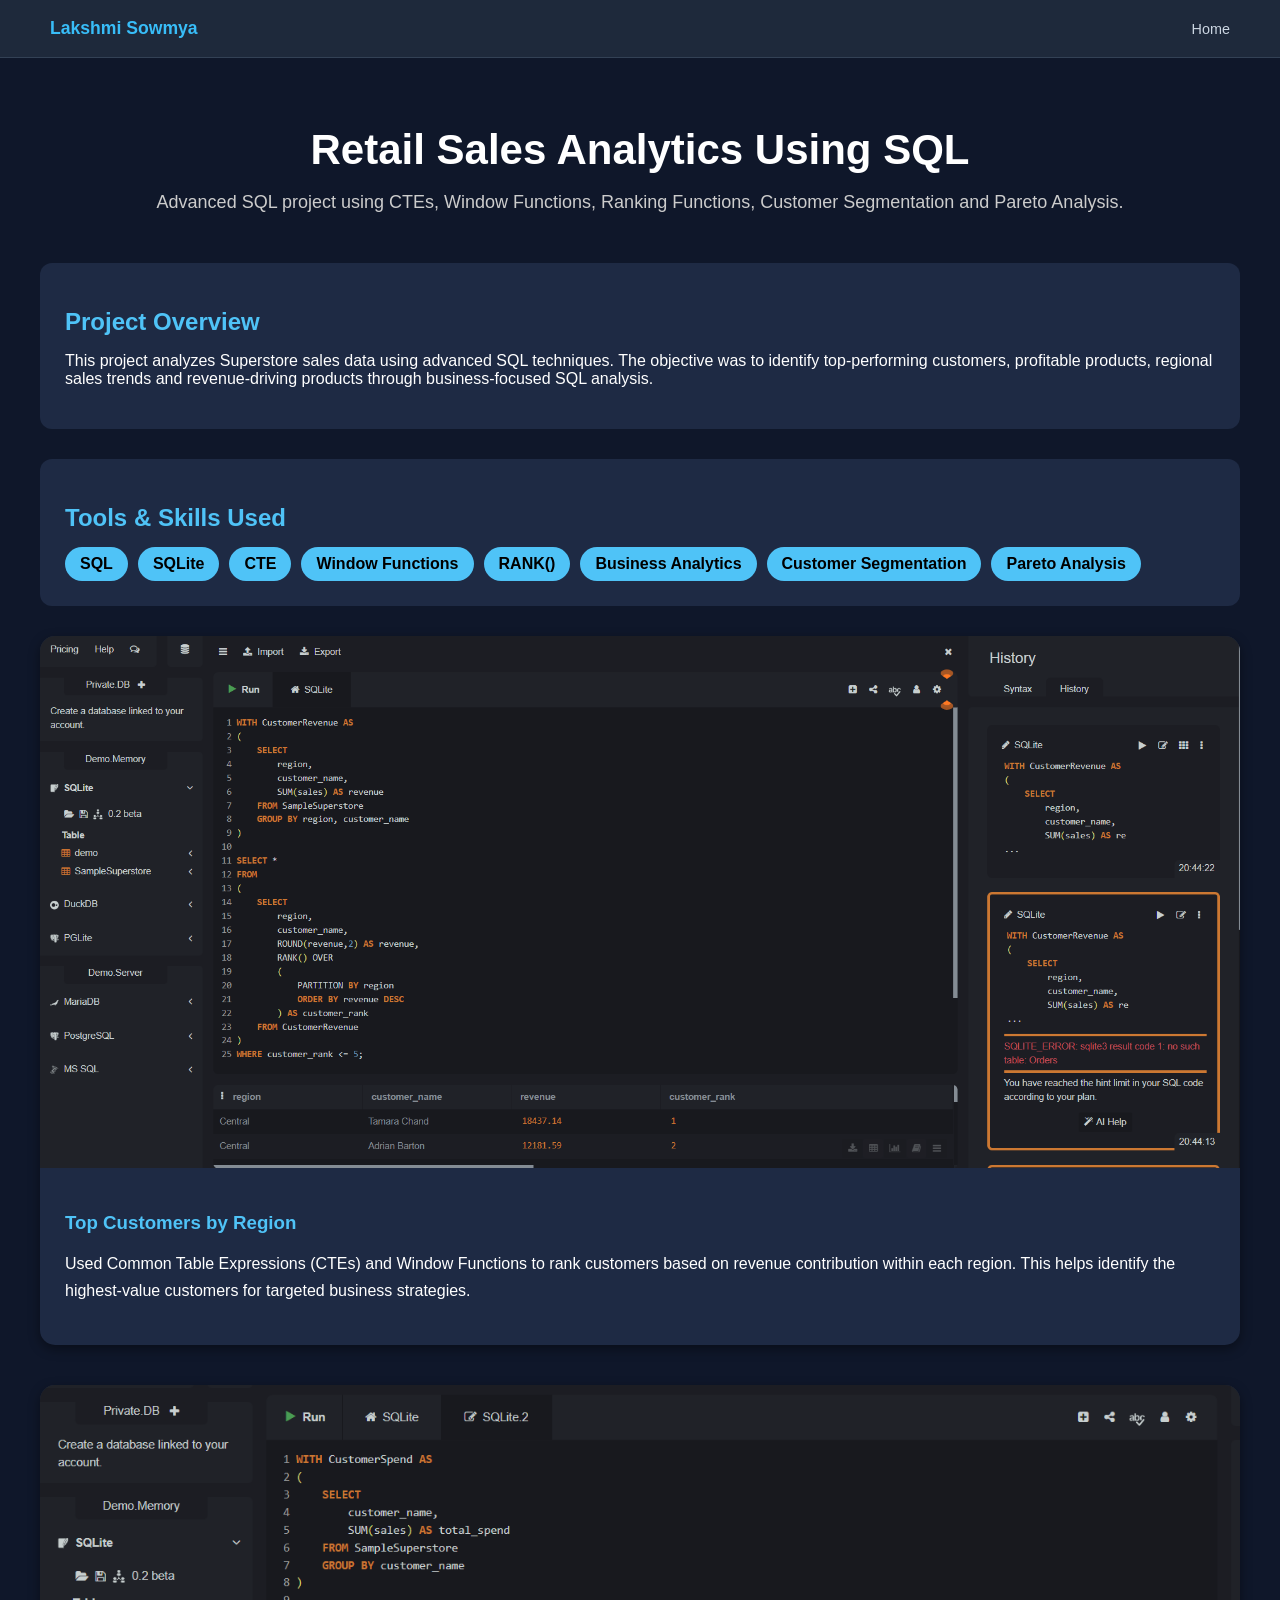
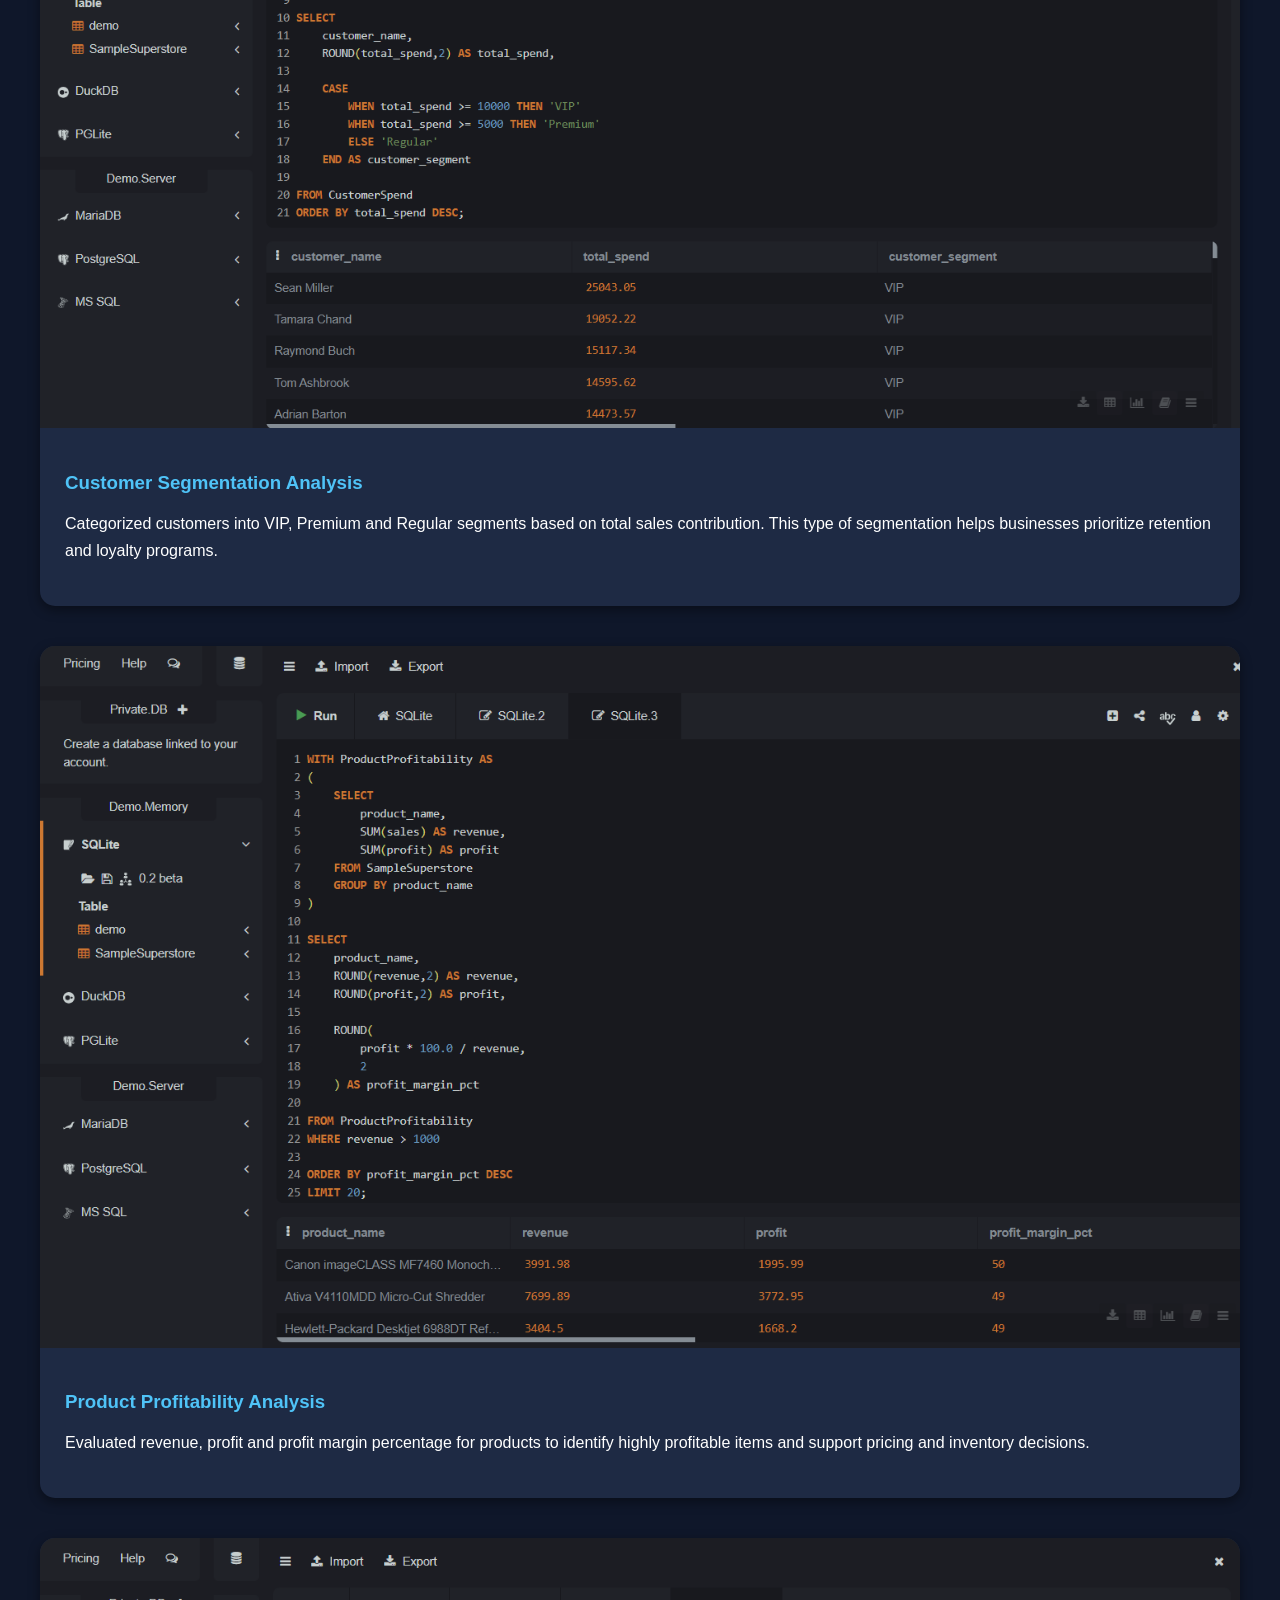
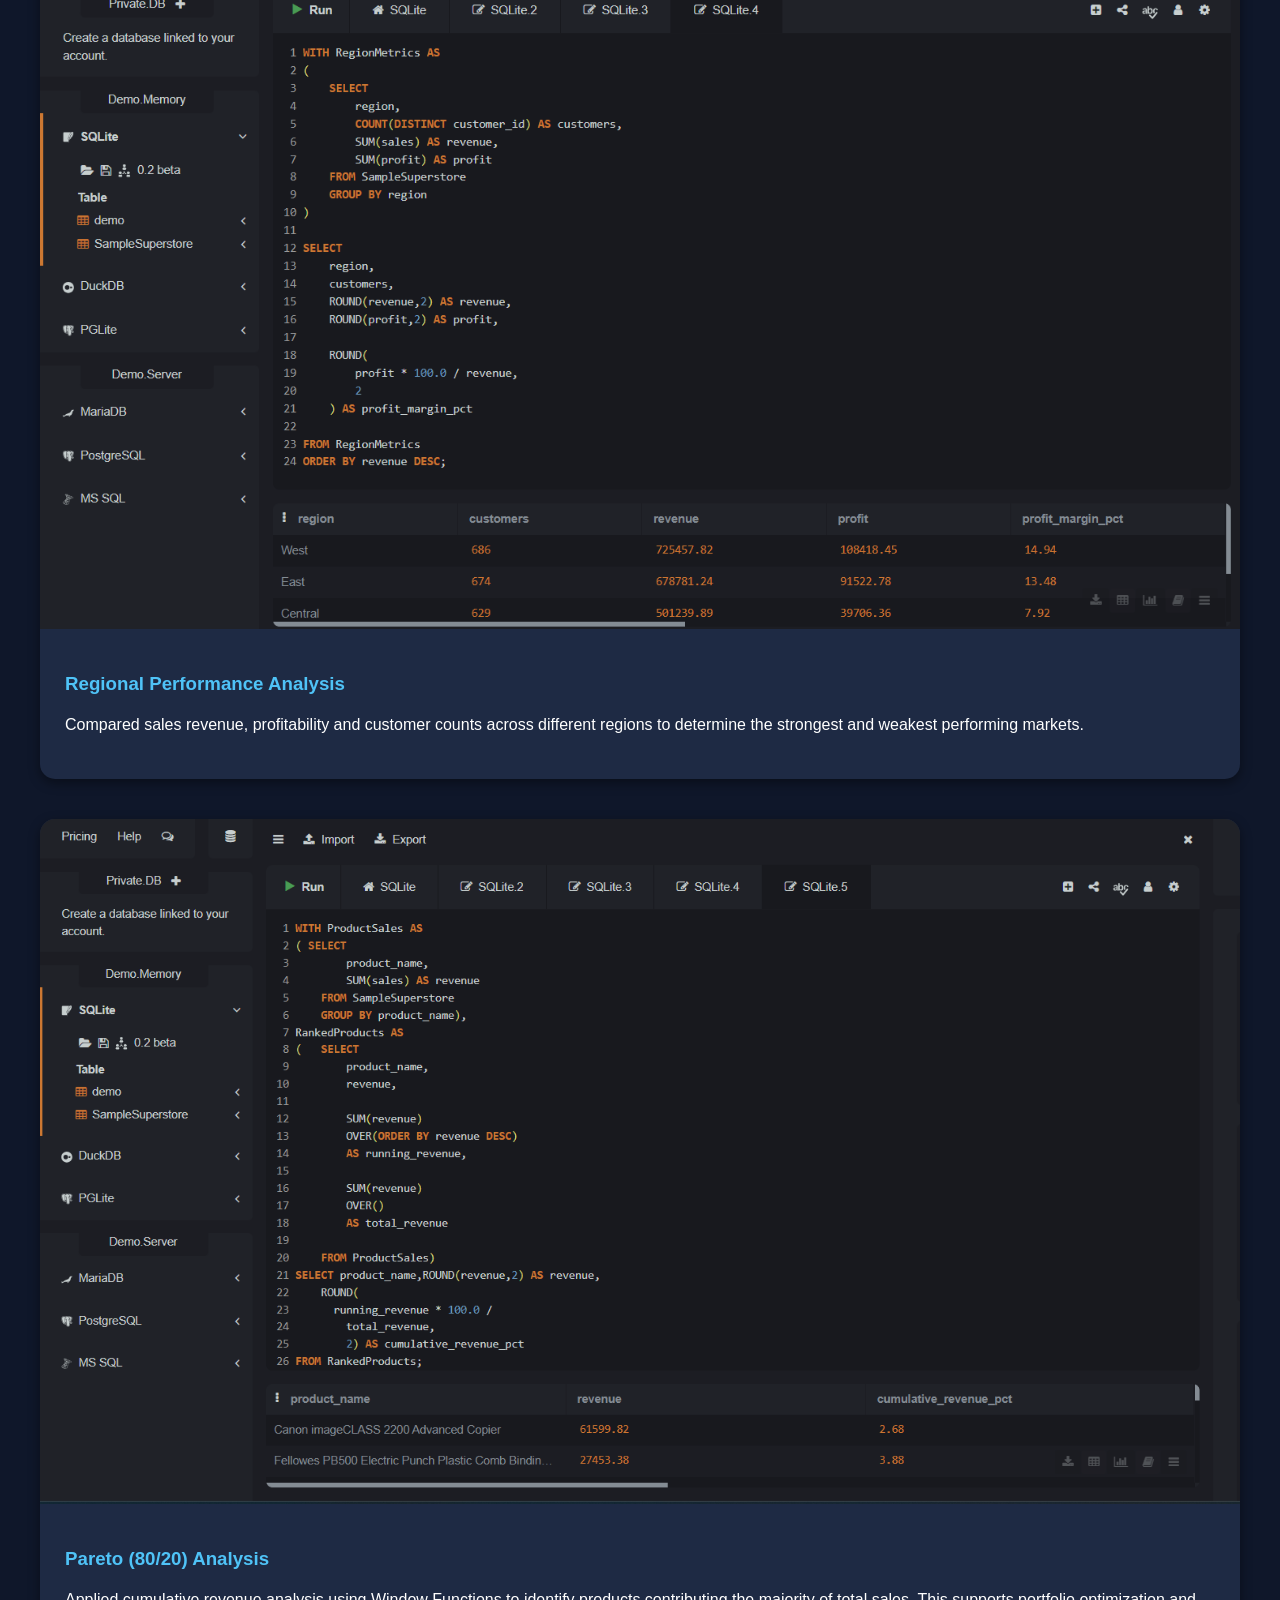
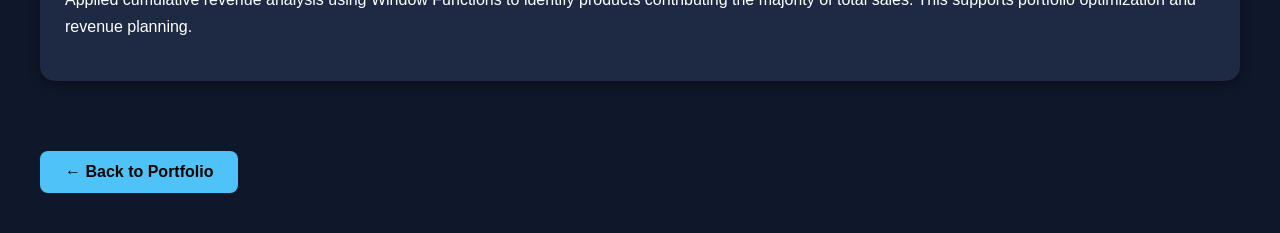
<file: project-sql.html>
<!DOCTYPE html>
<html lang="en">

<head>
    <meta charset="UTF-8">
    <meta name="viewport" content="width=device-width, initial-scale=1.0">
    <title>Retail Sales Analytics Using SQL | Lakshmi Sowmya</title>
    <meta name="description" content="Advanced SQL project with CTEs, Window Functions and Customer Segmentation by Lakshmi Sowmya.">
    <link rel="icon" href="assets/profile.png" type="image/png">
    <link rel="stylesheet" href="style.css">

    <style>

        .project-container{
            max-width:1200px;
            margin:auto;
            padding:40px 20px;
        }

        .project-header{
            text-align:center;
            margin-bottom:50px;
        }

        .project-header h1{
            font-size:42px;
            margin-bottom:10px;
        }

        .project-header p{
            font-size:18px;
            color:#cccccc;
        }

        .info-box{
            background:#1e2a44;
            padding:25px;
            border-radius:12px;
            margin-bottom:30px;
        }

        .info-box h2{
            margin-bottom:15px;
            color:#4fc3f7;
        }

        .skills{
            display:flex;
            flex-wrap:wrap;
            gap:10px;
        }

        .skill{
            background:#4fc3f7;
            color:black;
            padding:8px 15px;
            border-radius:20px;
            font-weight:bold;
        }

        .analysis-card{
            background:#1e2a44;
            margin-bottom:40px;
            border-radius:15px;
            overflow:hidden;
            box-shadow:0 4px 12px rgba(0,0,0,0.4);
        }

        .analysis-card img{
            width:100%;
            display:block;
        }

        .analysis-content{
            padding:25px;
        }

        .analysis-content h3{
            color:#4fc3f7;
            margin-bottom:15px;
        }

        .analysis-content p{
            line-height:1.7;
        }

        .back-btn{
            display:inline-block;
            margin-top:30px;
            background:#4fc3f7;
            color:black;
            text-decoration:none;
            padding:12px 25px;
            border-radius:8px;
            font-weight:bold;
        }

    </style>

</head>

<body>

<nav>
    <h2>Lakshmi Sowmya</h2>

    <ul>
        <li><a href="index.html">Home</a></li>
    </ul>
</nav>

<div class="project-container">

    <div class="project-header">

        <h1>Retail Sales Analytics Using SQL</h1>

        <p>
            Advanced SQL project using CTEs, Window Functions,
            Ranking Functions, Customer Segmentation and Pareto Analysis.
        </p>

    </div>

    <div class="info-box">

        <h2>Project Overview</h2>

        <p>
            This project analyzes Superstore sales data using advanced SQL techniques.
            The objective was to identify top-performing customers, profitable products,
            regional sales trends and revenue-driving products through business-focused
            SQL analysis.
        </p>

    </div>

    <div class="info-box">

        <h2>Tools & Skills Used</h2>

        <div class="skills">

            <span class="skill">SQL</span>
            <span class="skill">SQLite</span>
            <span class="skill">CTE</span>
            <span class="skill">Window Functions</span>
            <span class="skill">RANK()</span>
            <span class="skill">Business Analytics</span>
            <span class="skill">Customer Segmentation</span>
            <span class="skill">Pareto Analysis</span>

        </div>

    </div>

    <!-- Analysis 1 -->

    <div class="analysis-card">

        <img src="sql/sql1.png">

        <div class="analysis-content">

            <h3>Top Customers by Region</h3>

            <p>
                Used Common Table Expressions (CTEs) and Window Functions to rank
                customers based on revenue contribution within each region.
                This helps identify the highest-value customers for targeted
                business strategies.
            </p>

        </div>

    </div>

    <!-- Analysis 2 -->

    <div class="analysis-card">

        <img src="sql/sql2.png">

        <div class="analysis-content">

            <h3>Customer Segmentation Analysis</h3>

            <p>
                Categorized customers into VIP, Premium and Regular segments
                based on total sales contribution. This type of segmentation
                helps businesses prioritize retention and loyalty programs.
            </p>

        </div>

    </div>

    <!-- Analysis 3 -->

    <div class="analysis-card">

        <img src="sql/sql3.png">

        <div class="analysis-content">

            <h3>Product Profitability Analysis</h3>

            <p>
                Evaluated revenue, profit and profit margin percentage for
                products to identify highly profitable items and support
                pricing and inventory decisions.
            </p>

        </div>

    </div>

    <!-- Analysis 4 -->

    <div class="analysis-card">

        <img src="sql/sql4.png">

        <div class="analysis-content">

            <h3>Regional Performance Analysis</h3>

            <p>
                Compared sales revenue, profitability and customer counts
                across different regions to determine the strongest and
                weakest performing markets.
            </p>

        </div>

    </div>

    <!-- Analysis 5 -->

    <div class="analysis-card">

        <img src="sql/sql5.png">

        <div class="analysis-content">

            <h3>Pareto (80/20) Analysis</h3>

            <p>
                Applied cumulative revenue analysis using Window Functions
                to identify products contributing the majority of total sales.
                This supports portfolio optimization and revenue planning.
            </p>

        </div>

    </div>

    <a href="index.html" class="back-btn">
        ← Back to Portfolio
    </a>

</div>

</body>
</html>
</file>
<file: style.css>
html { scroll-behavior: smooth; }

body {
    margin: 0;
    font-family: 'Segoe UI', Arial, sans-serif;
    background: #0f172a;
    color: white;
}

/* ── Nav ── */
nav {
    display: flex;
    justify-content: space-between;
    align-items: center;
    padding: 18px 50px;
    background: #1e293b;
    position: sticky;
    top: 0;
    z-index: 1000;
    border-bottom: 1px solid #334155;
}
nav h2 { margin: 0; font-size: 1.1rem; color: #38bdf8; }
nav ul { display: flex; gap: 24px; list-style: none; margin: 0; padding: 0; }
nav a { color: #cbd5e1; text-decoration: none; font-size: 0.9rem; transition: color 0.2s; }
nav a:hover { color: #38bdf8; }

/* ── Hero ── */
.hero {
    text-align: center;
    padding: 80px 50px 70px;
    background: linear-gradient(180deg, #0f172a 0%, #1e293b 100%);
}
.hero img {
    width: 150px; height: 150px;
    border-radius: 50%; object-fit: cover;
    border: 3px solid #38bdf8;
    margin-bottom: 24px;
}
.hero h1 { font-size: 2.2rem; margin: 0 0 10px; }
.hero h3 { font-size: 0.95rem; color: #38bdf8; font-weight: 500; margin: 0 0 16px; letter-spacing: 0.03em; }
.hero p { color: #94a3b8; font-size: 1rem; max-width: 500px; margin: 0 auto 28px; line-height: 1.7; }

/* ── Stats Banner ── */
.stats-banner {
    display: flex;
    justify-content: center;
    background: #1e293b;
    border-top: 1px solid #334155;
    border-bottom: 1px solid #334155;
}
.stat-item {
    display: flex; flex-direction: column; align-items: center;
    padding: 28px 40px;
    border-right: 1px solid #334155;
    flex: 1; max-width: 260px;
}
.stat-item:last-child { border-right: none; }
.stat-num { font-size: 2rem; font-weight: 700; color: #38bdf8; }
.stat-label { font-size: 0.82rem; color: #64748b; text-align: center; margin-top: 4px; }

/* ── Buttons ── */
.btn {
    display: inline-block;
    padding: 11px 22px;
    background: #38bdf8;
    color: #0f172a;
    text-decoration: none;
    border-radius: 8px;
    font-weight: 700;
    font-size: 0.88rem;
    transition: background 0.2s, transform 0.15s;
}
.btn:hover { background: #7dd3fc; transform: translateY(-2px); }

/* ── Sections general ── */
section { padding: 70px 50px; }
section > h2 {
    font-size: 1.5rem; margin: 0 0 30px;
    padding-bottom: 12px;
    border-bottom: 1px solid #1e293b;
    color: #f1f5f9;
}

/* ── About — two column layout ── */
#about { padding: 70px 50px; }
.about-grid {
    display: grid;
    grid-template-columns: 1fr 1fr;
    gap: 60px;
    align-items: start;
}
.about-left h2,
.about-right h2 {
    font-size: 1.5rem; margin: 0 0 24px;
    padding-bottom: 12px;
    border-bottom: 1px solid #334155;
    color: #f1f5f9;
}
.about-left p {
    line-height: 1.9; color: #cbd5e1;
    font-size: 1rem; margin: 0;
}

/* ── Education cards inside About ── */
.edu-card {
    display: flex;
    align-items: flex-start;
    gap: 14px;
    background: #1e293b;
    padding: 20px 22px;
    border-radius: 12px;
    border-left: 3px solid #38bdf8;
    margin-bottom: 16px;
    transition: transform 0.2s, border-color 0.2s;
}
.edu-card:hover { transform: translateY(-3px); }
.edu-card:last-child { margin-bottom: 0; }
.edu-icon { font-size: 1.5rem; flex-shrink: 0; margin-top: 2px; }
.edu-card h3 { margin: 0 0 5px; font-size: 1rem; color: #f1f5f9; }
.edu-degree { color: #cbd5e1; font-size: 0.88rem; margin: 0 0 5px; }
.edu-year { color: #38bdf8; font-size: 0.82rem; margin: 0; font-weight: 500; }

/* ── Skills ── */
.skills-container { display: flex; gap: 16px; flex-wrap: wrap; }
.skill-card {
    flex: 1; min-width: 200px;
    background: #1e293b; padding: 22px;
    border-radius: 12px; border: 1px solid #334155;
    transition: transform 0.25s, border-color 0.25s;
}
.skill-card:hover { transform: translateY(-4px); border-color: #38bdf8; }
.skill-card h3 { color: #38bdf8; margin: 0 0 8px; font-size: 0.95rem; }
.skill-card p { color: #94a3b8; margin: 0; font-size: 0.88rem; line-height: 1.6; }

/* ── Experience cards ── */
.card {
    background: #1e293b; padding: 24px 28px;
    margin: 14px 0; border-radius: 12px;
    border-left: 3px solid #38bdf8;
}
.card h3 { margin: 0 0 4px; font-size: 1.05rem; }
.role-title { color: #64748b; font-size: 0.85rem; margin: 0 0 14px; }
.exp-list { margin: 0; padding-left: 18px; color: #cbd5e1; line-height: 1.85; font-size: 0.93rem; }
.exp-list li { margin-bottom: 6px; }

/* ── Projects ── */
.projects-container {
    display: flex; flex-wrap: wrap;
    gap: 24px; justify-content: center;
}
.project-card {
    width: 320px; background: #1e293b;
    border-radius: 14px; overflow: hidden;
    border: 1px solid #334155;
    transition: transform 0.25s, box-shadow 0.25s;
    display: flex; flex-direction: column;
}
.project-card:hover {
    transform: translateY(-6px);
    box-shadow: 0 12px 30px rgba(56,189,248,0.12);
    border-color: #38bdf8;
}
.project-card img { width: 100%; height: 200px; object-fit: cover; display: block; }
.project-tags { display: flex; gap: 6px; flex-wrap: wrap; padding: 14px 16px 0; }
.tag {
    font-size: 10px; padding: 3px 8px;
    border-radius: 20px; background: #0f172a;
    color: #38bdf8; border: 1px solid #38bdf8;
    font-weight: 500; letter-spacing: 0.03em;
}
.project-card h3 { padding: 10px 16px 6px; margin: 0; font-size: 0.97rem; color: #f1f5f9; }
.project-card p { padding: 0 16px; color: #94a3b8; font-size: 0.85rem; line-height: 1.65; margin: 0; flex: 1; }
.project-btns { padding: 16px; display: flex; gap: 8px; flex-wrap: wrap; }

/* ── Contact ── */
.contact-grid { display: flex; gap: 16px; flex-wrap: wrap; }
.contact-card {
    flex: 1; min-width: 220px;
    background: #1e293b; border: 1px solid #334155;
    border-radius: 12px; padding: 24px 20px;
    text-decoration: none; display: flex;
    flex-direction: column; align-items: center;
    gap: 6px; transition: border-color 0.2s, transform 0.2s;
    text-align: center;
}
.contact-card:hover { border-color: #38bdf8; transform: translateY(-3px); }
.contact-icon { font-size: 1.4rem; color: #38bdf8; font-weight: 700; }
.contact-card svg { display: block; }
.contact-label { font-size: 0.75rem; color: #64748b; text-transform: uppercase; letter-spacing: 0.06em; }
.contact-value { font-size: 0.9rem; color: #cbd5e1; }

/* ── Responsive ── */
@media (max-width: 900px) {
    .about-grid { grid-template-columns: 1fr; gap: 40px; }
}
@media (max-width: 768px) {
    nav { flex-direction: column; gap: 12px; padding: 16px 24px; }
    nav ul { gap: 16px; flex-wrap: wrap; justify-content: center; }
    section { padding: 50px 24px; }
    #about { padding: 50px 24px; }
    .hero { padding: 60px 24px 50px; }
    .hero h1 { font-size: 1.6rem; }
    .stats-banner { flex-wrap: wrap; }
    .stat-item { min-width: 140px; padding: 20px; border-right: none; border-bottom: 1px solid #334155; }
    .project-card { width: 100%; }
    .skill-card { min-width: 140px; }
    .contact-card { min-width: 100%; }
}
</file>
